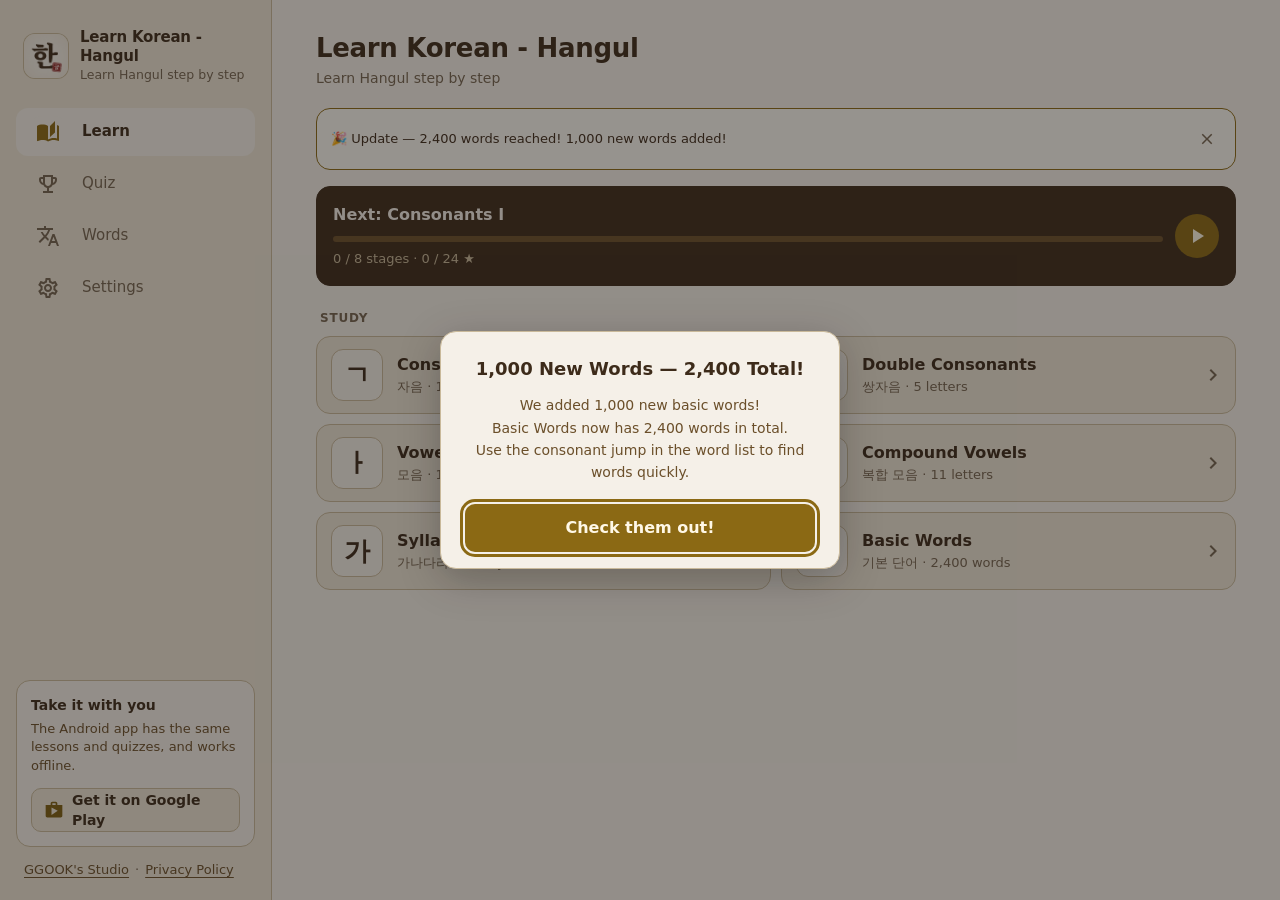
<file: index.html>
<!DOCTYPE html>
<html lang="en">
<head>
  <meta charset="utf-8">
  <meta name="viewport" content="width=device-width, initial-scale=1, viewport-fit=cover">
  <title>Learn Korean - Hangul: letters, sounds, quizzes and 2,400 words</title>
  <meta name="description" content="Learn to read, hear and write Hangul, the Korean alphabet: letters with audio, the 가나다 syllable table, stroke-order practice, 8 quiz stages and 2,400 basic words. Free, no account needed.">
  <link rel="canonical" href="https://cgpark1109.github.io/korean_challenge_web/">
  <meta name="theme-color" content="#F5F0E8">
  <meta name="color-scheme" content="light dark">
  <meta name="application-name" content="Learn Korean - Hangul">
  <meta name="apple-mobile-web-app-title" content="Hangul">
  <meta property="og:type" content="website">
  <meta property="og:site_name" content="Learn Korean - Hangul">
  <meta property="og:title" content="Learn Korean - Hangul">
  <meta property="og:description" content="Learn to read, hear and write Hangul: letters, syllables, stroke order, quizzes and 2,400 basic words.">
  <meta property="og:url" content="https://cgpark1109.github.io/korean_challenge_web/">
  <meta property="og:image" content="https://cgpark1109.github.io/korean_challenge_web/img/og-image.png">
  <meta property="og:image:width" content="1024">
  <meta property="og:image:height" content="500">
  <meta property="og:image:alt" content="Learn Korean - Hangul app icon">
  <meta property="og:locale" content="en_US">
  <meta name="twitter:card" content="summary_large_image">
  <link rel="icon" href="favicon.ico" sizes="48x48">
  <link rel="icon" href="img/favicon-32.png" type="image/png" sizes="32x32">
  <link rel="apple-touch-icon" href="img/apple-touch-icon.png">
  <link rel="manifest" href="manifest.webmanifest">
  <script>
    // Apply the saved theme before the first paint (no light/dark flash).
    (function () {
      var mode = 'system';
      try { mode = localStorage.getItem('lkh_theme_mode') || 'system'; } catch (e) {}
      var dark = mode === 'dark' || (mode !== 'light' && window.matchMedia &&
        window.matchMedia('(prefers-color-scheme: dark)').matches);
      document.documentElement.setAttribute('data-theme', dark ? 'dark' : 'light');
    })();
  </script>
  <link rel="stylesheet" href="css/app.css">
  <link rel="preload" href="data/core.json" as="fetch" type="application/json" crossorigin>
  <link rel="modulepreload" href="js/main.js">
  <link rel="modulepreload" href="js/ui.js">
  <link rel="modulepreload" href="js/router.js">
  <link rel="modulepreload" href="js/data.js">
  <link rel="modulepreload" href="js/storage.js">
  <link rel="modulepreload" href="js/tts.js">
  <link rel="modulepreload" href="js/hangul.js">
  <link rel="modulepreload" href="js/dart-sort.js">
  <link rel="modulepreload" href="js/views/learn.js">
  <script type="module" src="js/main.js"></script>
</head>
<body>
  <a class="skip-link" href="#main">Skip to content</a>

  <div class="shell">
    <aside class="sidebar" aria-label="App">
      <a class="brand" href="#/learn">
        <img class="brand__icon" src="img/icon-192.png" width="44" height="44" alt="">
        <span class="brand__text">
          <span class="brand__name">Learn Korean - Hangul</span>
          <span class="brand__tagline">Learn Hangul step by step</span>
        </span>
      </a>

      <nav class="tabbar" aria-label="Main">
        <a class="tabbar__item" href="#/learn" data-tab="learn">
          <span class="tabbar__icon"><svg class="icon icon--off" viewBox="0 0 24 24" aria-hidden="true"><use href="#i-learn-outline"/></svg><svg class="icon icon--on" viewBox="0 0 24 24" aria-hidden="true"><use href="#i-learn"/></svg></span>
          <span class="tabbar__label">Learn</span>
        </a>
        <a class="tabbar__item" href="#/quiz" data-tab="quiz">
          <span class="tabbar__icon"><svg class="icon icon--off" viewBox="0 0 24 24" aria-hidden="true"><use href="#i-quiz-outline"/></svg><svg class="icon icon--on" viewBox="0 0 24 24" aria-hidden="true"><use href="#i-quiz"/></svg></span>
          <span class="tabbar__label">Quiz</span>
        </a>
        <a class="tabbar__item" href="#/words" data-tab="words">
          <span class="tabbar__icon"><svg class="icon" viewBox="0 0 24 24" aria-hidden="true"><use href="#i-translate"/></svg></span>
          <span class="tabbar__label">Words</span>
        </a>
        <a class="tabbar__item" href="#/settings" data-tab="settings">
          <span class="tabbar__icon"><svg class="icon icon--off" viewBox="0 0 24 24" aria-hidden="true"><use href="#i-settings-outline"/></svg><svg class="icon icon--on" viewBox="0 0 24 24" aria-hidden="true"><use href="#i-settings"/></svg></span>
          <span class="tabbar__label">Settings</span>
        </a>
      </nav>

      <div class="sidebar__footer">
        <div class="get-app">
          <p class="get-app__title">Take it with you</p>
          <p class="get-app__text">The Android app has the same lessons and quizzes, and works offline.</p>
          <a class="get-app__link" href="https://play.google.com/store/apps/details?id=com.kysystemstudio.learnkorean&amp;referrer=utm_source%3Dkysystemstudio%26utm_medium%3Dwebapp%26utm_campaign%3Dweb_version" target="_blank" rel="noopener">
            <svg class="icon" viewBox="0 0 24 24" aria-hidden="true"><use href="#i-shop"/></svg>
            <span>Get it on Google Play</span><span class="sr-only"> (opens in a new tab)</span>
          </a>
        </div>
        <p class="sidebar__links">
          <a href="https://kysystemstudio.com/games/learn-korean-hangul/" target="_blank" rel="noopener">GGOOK's Studio<span class="sr-only"> (opens in a new tab)</span></a>
          <span aria-hidden="true">·</span>
          <a href="https://kysystemstudio.com/privacy.html" target="_blank" rel="noopener">Privacy Policy<span class="sr-only"> (opens in a new tab)</span></a>
        </p>
      </div>
    </aside>

    <main id="main" class="main" tabindex="-1">
      <div class="boot" id="boot">
        <noscript>
          <p class="boot__message">Learn Korean - Hangul needs JavaScript. Please enable it, or
            <a href="https://play.google.com/store/apps/details?id=com.kysystemstudio.learnkorean&amp;referrer=utm_source%3Dkysystemstudio%26utm_medium%3Dwebapp%26utm_campaign%3Dweb_version">get the Android app on Google Play</a>.</p>
        </noscript>
      </div>
    </main>
  </div>

  <div class="toast" id="toast" role="status" aria-live="polite" aria-atomic="true"></div>
  <dialog class="dialog" id="dialog"></dialog>

  <!-- Material Icons (Apache License 2.0), inlined so nothing loads from a CDN. -->
  <svg xmlns="http://www.w3.org/2000/svg" aria-hidden="true" focusable="false" style="position:absolute;width:0;height:0;overflow:hidden">
    <symbol id="i-learn" viewBox="0 0 24 24"><path d="M19 1l-5 5v11l5-4.5V1zM1 6v14.65c0 .25.25.5.5.5.1 0 .15-.05.25-.05C3.1 20.45 5.05 20 6.5 20c1.95 0 4.05.4 5.5 1.5V6c-1.45-1.1-3.55-1.5-5.5-1.5S2.45 4.9 1 6zm22 13.5V6c-.6-.45-1.25-.75-2-1v13.5c-1.1-.35-2.3-.5-3.5-.5-1.7 0-4.15.65-5.5 1.5v2c1.35-.85 3.8-1.5 5.5-1.5 1.65 0 3.35.3 4.75 1.05.1.05.15.05.25.05.25 0 .5-.25.5-.5v-1.1z"/></symbol>
    <symbol id="i-learn-outline" viewBox="0 0 24 24"><path d="M22.47 5.2c-.47-.24-.96-.44-1.47-.61v12.03c-1.14-.41-2.31-.62-3.5-.62-1.9 0-3.78.54-5.5 1.58V5.48C10.38 4.55 8.51 4 6.5 4c-1.79 0-3.48.44-4.97 1.2-.33.16-.53.51-.53.88v12.08c0 .76.81 1.23 1.48.87C3.69 18.4 5.05 18 6.5 18c2.07 0 3.98.82 5.5 2 1.52-1.18 3.43-2 5.5-2 1.45 0 2.81.4 4.02 1.04.67.36 1.48-.11 1.48-.87V6.08c0-.37-.2-.72-.53-.88zM10 16.62C8.86 16.21 7.69 16 6.5 16c-1.19 0-2.36.21-3.5.62V6.71C4.11 6.24 5.28 6 6.5 6c1.2 0 2.39.25 3.5.72v9.9zM19 .5l-5 5V15l5-4.5V.5z"/></symbol>
    <symbol id="i-quiz" viewBox="0 0 24 24"><path d="M19 5h-2V3H7v2H5c-1.1 0-2 .9-2 2v1c0 2.55 1.92 4.63 4.39 4.94.63 1.5 1.98 2.63 3.61 2.96V19H7v2h10v-2h-4v-3.1c1.63-.33 2.98-1.46 3.61-2.96C19.08 12.63 21 10.55 21 8V7c0-1.1-.9-2-2-2zM5 8V7h2v3.82C5.84 10.4 5 9.3 5 8zm14 0c0 1.3-.84 2.4-2 2.82V7h2v1z"/></symbol>
    <symbol id="i-quiz-outline" viewBox="0 0 24 24"><path d="M19 5h-2V3H7v2H5c-1.1 0-2 .9-2 2v1c0 2.55 1.92 4.63 4.39 4.94.63 1.5 1.98 2.63 3.61 2.96V19H7v2h10v-2h-4v-3.1c1.63-.33 2.98-1.46 3.61-2.96C19.08 12.63 21 10.55 21 8V7c0-1.1-.9-2-2-2zM5 8V7h2v3.82C5.84 10.4 5 9.3 5 8zm7 6c-1.65 0-3-1.35-3-3V5h6v6c0 1.65-1.35 3-3 3zm7-6c0 1.3-.84 2.4-2 2.82V7h2v1z"/></symbol>
    <symbol id="i-translate" viewBox="0 0 24 24"><path d="M12.87 15.07l-2.54-2.51.03-.03c1.74-1.94 2.98-4.17 3.71-6.53H17V4h-7V2H8v2H1v1.99h11.17C11.5 7.92 10.44 9.75 9 11.35 8.07 10.32 7.3 9.19 6.69 8h-2c.73 1.63 1.73 3.17 2.98 4.56l-5.09 5.02L4 19l5-5 3.11 3.11.76-2.04zM18.5 10h-2L12 22h2l1.12-3h4.75L21 22h2l-4.5-12zm-2.62 7l1.62-4.33L19.12 17h-3.24z"/></symbol>
    <symbol id="i-settings" viewBox="0 0 24 24"><path d="M19.14 12.94c.04-.3.06-.61.06-.94 0-.32-.02-.64-.07-.94l2.03-1.58c.18-.14.23-.41.12-.61l-1.92-3.32c-.12-.22-.37-.29-.59-.22l-2.39.96c-.5-.38-1.03-.7-1.62-.94l-.36-2.54c-.04-.24-.24-.41-.48-.41h-3.84c-.24 0-.43.17-.47.41l-.36 2.54c-.59.24-1.13.57-1.62.94l-2.39-.96c-.22-.08-.47 0-.59.22L2.74 8.87c-.12.21-.08.47.12.61l2.03 1.58c-.05.3-.09.63-.09.94s.02.64.07.94l-2.03 1.58c-.18.14-.23.41-.12.61l1.92 3.32c.12.22.37.29.59.22l2.39-.96c.5.38 1.03.7 1.62.94l.36 2.54c.05.24.24.41.48.41h3.84c.24 0 .44-.17.47-.41l.36-2.54c.59-.24 1.13-.56 1.62-.94l2.39.96c.22.08.47 0 .59-.22l1.92-3.32c.12-.22.07-.47-.12-.61l-2.01-1.58zM12 15.6c-1.98 0-3.6-1.62-3.6-3.6s1.62-3.6 3.6-3.6 3.6 1.62 3.6 3.6-1.62 3.6-3.6 3.6z"/></symbol>
    <symbol id="i-settings-outline" viewBox="0 0 24 24"><path d="M19.43 12.98c.04-.32.07-.64.07-.98 0-.34-.03-.66-.07-.98l2.11-1.65c.19-.15.24-.42.12-.64l-2-3.46c-.09-.16-.26-.25-.44-.25-.06 0-.12.01-.17.03l-2.49 1c-.52-.4-1.08-.73-1.69-.98l-.38-2.65C14.46 2.18 14.25 2 14 2h-4c-.25 0-.46.18-.49.42l-.38 2.65c-.61.25-1.17.59-1.69.98l-2.49-1c-.06-.02-.12-.03-.18-.03-.17 0-.34.09-.43.25l-2 3.46c-.13.22-.07.49.12.64l2.11 1.65c-.04.32-.07.65-.07.98 0 .33.03.66.07.98l-2.11 1.65c-.19.15-.24.42-.12.64l2 3.46c.09.16.26.25.44.25.06 0 .12-.01.17-.03l2.49-1c.52.4 1.08.73 1.69.98l.38 2.65c.03.24.24.42.49.42h4c.25 0 .46-.18.49-.42l.38-2.65c.61-.25 1.17-.59 1.69-.98l2.49 1c.06.02.12.03.18.03.17 0 .34-.09.43-.25l2-3.46c.12-.22.07-.49-.12-.64l-2.11-1.65zm-1.98-1.71c.04.31.05.52.05.73 0 .21-.02.43-.05.73l-.14 1.13.89.7 1.08.84-.7 1.21-1.27-.51-1.04-.42-.9.68c-.43.32-.84.56-1.25.73l-1.06.43-.16 1.13-.2 1.35h-1.4l-.19-1.35-.16-1.13-1.06-.43c-.43-.18-.83-.41-1.23-.71l-.91-.7-1.06.43-1.27.51-.7-1.21 1.08-.84.89-.7-.14-1.13c-.03-.31-.05-.54-.05-.74s.02-.43.05-.73l.14-1.13-.89-.7-1.08-.84.7-1.21 1.27.51 1.04.42.9-.68c.43-.32.84-.56 1.25-.73l1.06-.43.16-1.13.2-1.35h1.39l.19 1.35.16 1.13 1.06.43c.43.18.83.41 1.23.71l.91.7 1.06-.43 1.27-.51.7 1.21-1.07.85-.89.7.14 1.13zM12 8c-2.21 0-4 1.79-4 4s1.79 4 4 4 4-1.79 4-4-1.79-4-4-4zm0 6c-1.1 0-2-.9-2-2s.9-2 2-2 2 .9 2 2-.9 2-2 2z"/></symbol>
    <symbol id="i-volume" viewBox="0 0 24 24"><path d="M3 9v6h4l5 5V4L7 9H3zm13.5 3c0-1.77-1.02-3.29-2.5-4.03v8.05c1.48-.73 2.5-2.25 2.5-4.02zM14 3.23v2.06c2.89.86 5 3.54 5 6.71s-2.11 5.85-5 6.71v2.06c4.01-.91 7-4.49 7-8.77s-2.99-7.86-7-8.77z"/></symbol>
    <symbol id="i-slow" viewBox="0 0 24 24"><path d="M13.05 9.79 10 7.5v9l3.05-2.29L16 12l-2.95-2.21zM11 4.07V2.05c-2.01.2-3.84 1-5.32 2.21L7.1 5.69A7.94 7.94 0 0 1 11 4.07zM5.69 7.1 4.26 5.68A9.95 9.95 0 0 0 2.05 11h2.02c.18-1.46.76-2.79 1.62-3.9zM4.07 13H2.05c.2 2.01 1 3.84 2.21 5.32l1.43-1.43A7.87 7.87 0 0 1 4.07 13zm1.61 6.74A9.99 9.99 0 0 0 11 21.95v-2.02a7.94 7.94 0 0 1-3.9-1.62l-1.42 1.43zM22 12c0 5.16-3.92 9.42-8.95 9.95v-2.02C16.97 19.41 20 16.05 20 12s-3.03-7.41-6.95-7.93V2.05C18.08 2.58 22 6.84 22 12z"/></symbol>
    <symbol id="i-chevron-right" viewBox="0 0 24 24"><path d="M10 6 8.59 7.41 13.17 12l-4.58 4.59L10 18l6-6z"/></symbol>
    <symbol id="i-chevron-left" viewBox="0 0 24 24"><path d="M15.41 7.41 14 6l-6 6 6 6 1.41-1.41L10.83 12z"/></symbol>
    <symbol id="i-back" viewBox="0 0 24 24"><path d="M20 11H7.83l5.59-5.59L12 4l-8 8 8 8 1.41-1.41L7.83 13H20v-2z"/></symbol>
    <symbol id="i-forward" viewBox="0 0 24 24"><path d="M12 4l-1.41 1.41L16.17 11H4v2h12.17l-5.58 5.59L12 20l8-8z"/></symbol>
    <symbol id="i-close" viewBox="0 0 24 24"><path d="M19 6.41 17.59 5 12 10.59 6.41 5 5 6.41 10.59 12 5 17.59 6.41 19 12 13.41 17.59 19 19 17.59 13.41 12z"/></symbol>
    <symbol id="i-star" viewBox="0 0 24 24"><path d="M12 17.27 18.18 21l-1.64-7.03L22 9.24l-7.19-.61L12 2 9.19 8.63 2 9.24l5.46 4.73L5.82 21z"/></symbol>
    <symbol id="i-star-outline" viewBox="0 0 24 24"><path d="M22 9.24l-7.19-.62L12 2 9.19 8.63 2 9.24l5.46 4.73L5.82 21 12 17.27 18.18 21l-1.63-7.03L22 9.24zM12 15.4l-3.76 2.27 1-4.28-3.32-2.88 4.38-.38L12 6.1l1.71 4.04 4.38.38-3.32 2.88 1 4.28L12 15.4z"/></symbol>
    <symbol id="i-lock" viewBox="0 0 24 24"><path d="M18 8h-1V6c0-2.76-2.24-5-5-5S7 3.24 7 6v2H6c-1.1 0-2 .9-2 2v10c0 1.1.9 2 2 2h12c1.1 0 2-.9 2-2V10c0-1.1-.9-2-2-2zm-6 9c-1.1 0-2-.9-2-2s.9-2 2-2 2 .9 2 2-.9 2-2 2zm3.1-9H8.9V6c0-1.71 1.39-3.1 3.1-3.1 1.71 0 3.1 1.39 3.1 3.1v2z"/></symbol>
    <symbol id="i-play" viewBox="0 0 24 24"><path d="M8 5v14l11-7z"/></symbol>
    <symbol id="i-replay" viewBox="0 0 24 24"><path d="M12 5V1L7 6l5 5V7c3.31 0 6 2.69 6 6s-2.69 6-6 6-6-2.69-6-6H4c0 4.42 3.58 8 8 8s8-3.58 8-8-3.58-8-8-8z"/></symbol>
    <symbol id="i-check" viewBox="0 0 24 24"><path d="M9 16.17 4.83 12l-1.42 1.41L9 19 21 7l-1.41-1.41z"/></symbol>
    <symbol id="i-search" viewBox="0 0 24 24"><path d="M15.5 14h-.79l-.28-.27C15.41 12.59 16 11.11 16 9.5 16 5.91 13.09 3 9.5 3S3 5.91 3 9.5 5.91 16 9.5 16c1.61 0 3.09-.59 4.23-1.57l.27.28v.79l5 4.99L20.49 19l-4.99-5zm-6 0C7.01 14 5 11.99 5 9.5S7.01 5 9.5 5 14 7.01 14 9.5 11.99 14 9.5 14z"/></symbol>
    <symbol id="i-delete" viewBox="0 0 24 24"><path d="M6 19c0 1.1.9 2 2 2h8c1.1 0 2-.9 2-2V7H6v12zM8 9h8v10H8V9zm7.5-5-1-1h-5l-1 1H5v2h14V4z"/></symbol>
    <symbol id="i-play-circle" viewBox="0 0 24 24"><path d="M10 16.5l6-4.5-6-4.5v9zM12 2C6.48 2 2 6.48 2 12s4.48 10 10 10 10-4.48 10-10S17.52 2 12 2zm0 18c-4.41 0-8-3.59-8-8s3.59-8 8-8 8 3.59 8 8-3.59 8-8 8z"/></symbol>
    <symbol id="i-draw" viewBox="0 0 24 24"><path d="M3 17.25V21h3.75L17.81 9.94l-3.75-3.75L3 17.25zM20.71 7.04c.39-.39.39-1.02 0-1.41l-2.34-2.34c-.39-.39-1.02-.39-1.41 0l-1.83 1.83 3.75 3.75 1.83-1.83z"/></symbol>
    <symbol id="i-restart" viewBox="0 0 24 24"><path d="M12 5V2L8 6l4 4V7c3.31 0 6 2.69 6 6 0 2.97-2.17 5.43-5 5.91v2.02c3.95-.49 7-3.85 7-7.93 0-4.42-3.58-8-8-8zm-6 8c0-1.65.67-3.15 1.76-4.24L6.34 7.34C4.9 8.79 4 10.79 4 13c0 4.08 3.05 7.44 7 7.93v-2.02c-2.83-.48-5-2.94-5-5.91z"/></symbol>
    <symbol id="i-open" viewBox="0 0 24 24"><path d="M19 19H5V5h7V3H5c-1.11 0-2 .9-2 2v14c0 1.1.89 2 2 2h14c1.1 0 2-.9 2-2v-7h-2v7zM14 3v2h3.59l-9.83 9.83 1.41 1.41L19 6.41V10h2V3h-7z"/></symbol>
    <symbol id="i-auto" viewBox="0 0 24 24"><path d="M10.85 12.65h2.3L12 9l-1.15 3.65zM20 8.69V4h-4.69L12 .69 8.69 4H4v4.69L.69 12 4 15.31V20h4.69L12 23.31 15.31 20H20v-4.69L23.31 12 20 8.69zM14.3 16l-.7-2h-3.2l-.7 2H7.8L11 7h2l3.2 9h-1.9z"/></symbol>
    <symbol id="i-light" viewBox="0 0 24 24"><path d="M12 7c-2.76 0-5 2.24-5 5s2.24 5 5 5 5-2.24 5-5-2.24-5-5-5zM2 13h2c.55 0 1-.45 1-1s-.45-1-1-1H2c-.55 0-1 .45-1 1s.45 1 1 1zm18 0h2c.55 0 1-.45 1-1s-.45-1-1-1h-2c-.55 0-1 .45-1 1s.45 1 1 1zM11 2v2c0 .55.45 1 1 1s1-.45 1-1V2c0-.55-.45-1-1-1s-1 .45-1 1zm0 18v2c0 .55.45 1 1 1s1-.45 1-1v-2c0-.55-.45-1-1-1s-1 .45-1 1zM5.99 4.58c-.39-.39-1.03-.39-1.41 0-.39.39-.39 1.03 0 1.41l1.06 1.06c.39.39 1.03.39 1.41 0s.39-1.03 0-1.41L5.99 4.58zm12.37 12.37c-.39-.39-1.03-.39-1.41 0-.39.39-.39 1.03 0 1.41l1.06 1.06c.39.39 1.03.39 1.41 0 .39-.39.39-1.03 0-1.41l-1.06-1.06zm1.06-10.96c.39-.39.39-1.03 0-1.41-.39-.39-1.03-.39-1.41 0l-1.06 1.06c-.39.39-.39 1.03 0 1.41s1.03.39 1.41 0l1.06-1.06zM7.05 18.36c.39-.39.39-1.03 0-1.41-.39-.39-1.03-.39-1.41 0l-1.06 1.06c-.39.39-.39 1.03 0 1.41s1.03.39 1.41 0l1.06-1.06z"/></symbol>
    <symbol id="i-dark" viewBox="0 0 24 24"><path d="M12 3c-4.97 0-9 4.03-9 9s4.03 9 9 9 9-4.03 9-9c0-.46-.04-.92-.1-1.36-.98 1.37-2.58 2.26-4.4 2.26-2.98 0-5.4-2.42-5.4-5.4 0-1.81.89-3.42 2.26-4.4-.44-.06-.9-.1-1.36-.1z"/></symbol>
    <symbol id="i-shop" viewBox="0 0 24 24"><path d="M16 6V4c0-1.11-.89-2-2-2h-4c-1.11 0-2 .89-2 2v2H2v13c0 1.11.89 2 2 2h16c1.11 0 2-.89 2-2V6h-6zm-6-2h4v2h-4V4zM9 18V9l7.5 4L9 18z"/></symbol>
  </svg>
</body>
</html>
</file>
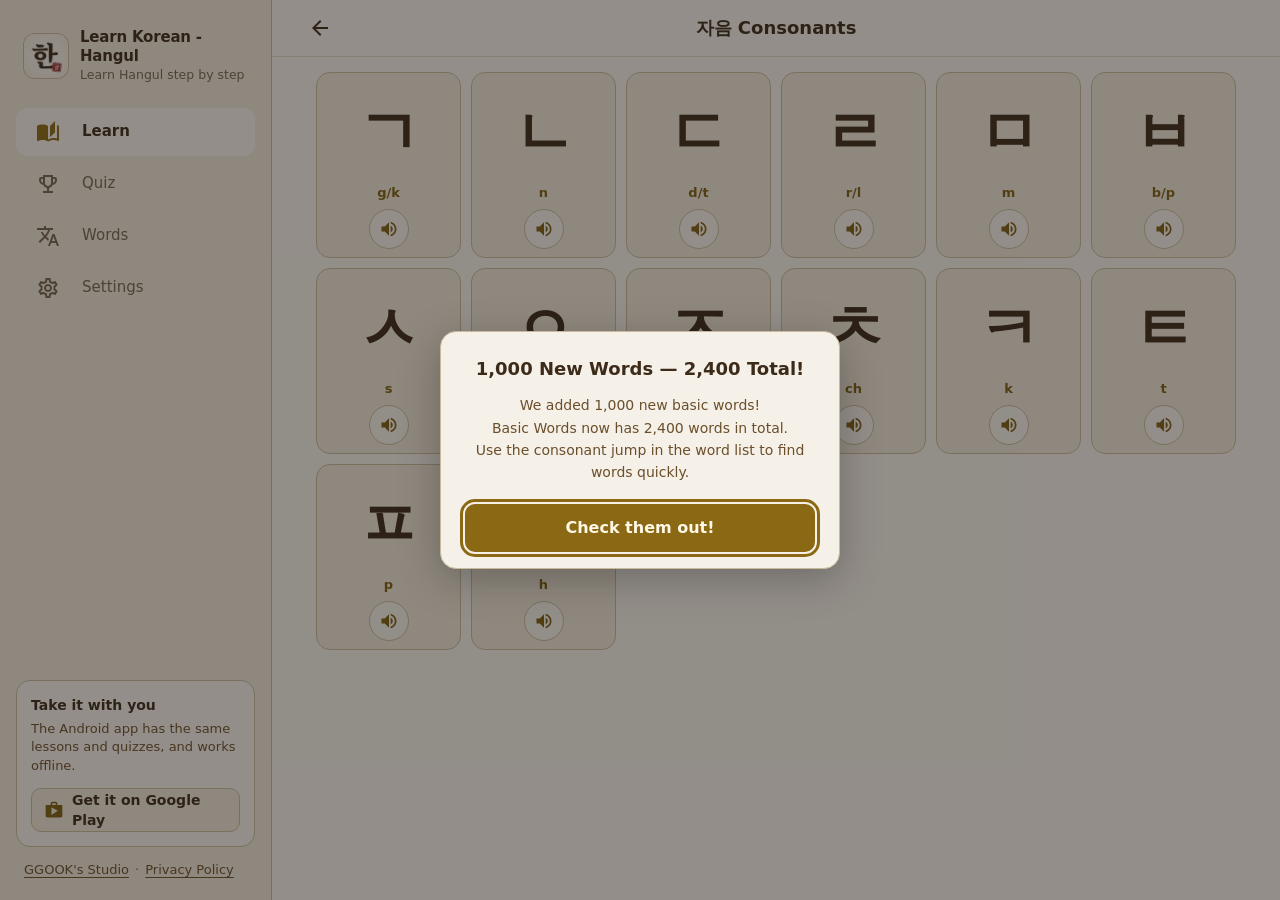
<file: consonants.html>
<!DOCTYPE html>
<html lang="en">
<head>
  <meta charset="utf-8">
  <meta name="viewport" content="width=device-width, initial-scale=1">
  <title>Consonants · Learn Korean - Hangul</title>
  <meta name="robots" content="noindex">
  <link rel="canonical" href="https://cgpark1109.github.io/korean_challenge_web/">
  <link rel="icon" href="favicon.ico" sizes="48x48">
  <!-- Old page URL, kept so existing links and bookmarks still work.
       The site is now a single page (index.html); this forwards to it. -->
  <meta http-equiv="refresh" content="0; url=./#/learn/consonants">
  <script>
    location.replace('./#/learn/consonants');
  </script>
  <style>body { background: #F5F0E8; color: #3D2B1A; font: 16px/1.5 system-ui, sans-serif; text-align: center; padding: 48px 20px; }
    a { color: #7D5E10; } @media (prefers-color-scheme: dark) { body { background: #1C1814; color: #F1E8DA; } a { color: #D4A84B; } }</style>
</head>
<body>
  <p>This page has moved. <a href="./#/learn/consonants">Open Consonants</a></p>
</body>
</html>
</file>
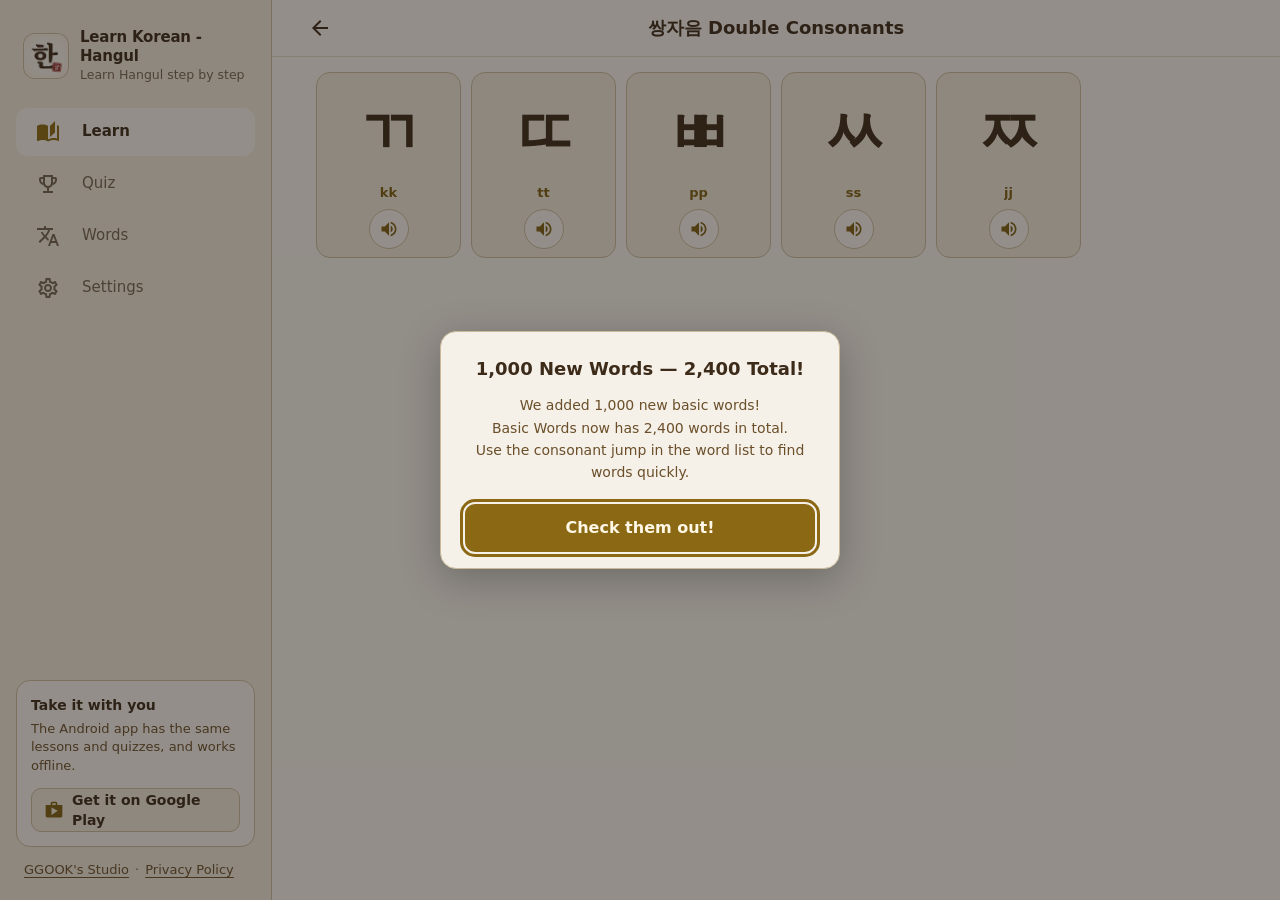
<file: double-consonants.html>
<!DOCTYPE html>
<html lang="en">
<head>
  <meta charset="utf-8">
  <meta name="viewport" content="width=device-width, initial-scale=1">
  <title>Double Consonants · Learn Korean - Hangul</title>
  <meta name="robots" content="noindex">
  <link rel="canonical" href="https://cgpark1109.github.io/korean_challenge_web/">
  <link rel="icon" href="favicon.ico" sizes="48x48">
  <!-- Old page URL, kept so existing links and bookmarks still work.
       The site is now a single page (index.html); this forwards to it. -->
  <meta http-equiv="refresh" content="0; url=./#/learn/double-consonants">
  <script>
    location.replace('./#/learn/double-consonants');
  </script>
  <style>body { background: #F5F0E8; color: #3D2B1A; font: 16px/1.5 system-ui, sans-serif; text-align: center; padding: 48px 20px; }
    a { color: #7D5E10; } @media (prefers-color-scheme: dark) { body { background: #1C1814; color: #F1E8DA; } a { color: #D4A84B; } }</style>
</head>
<body>
  <p>This page has moved. <a href="./#/learn/double-consonants">Open Double Consonants</a></p>
</body>
</html>
</file>
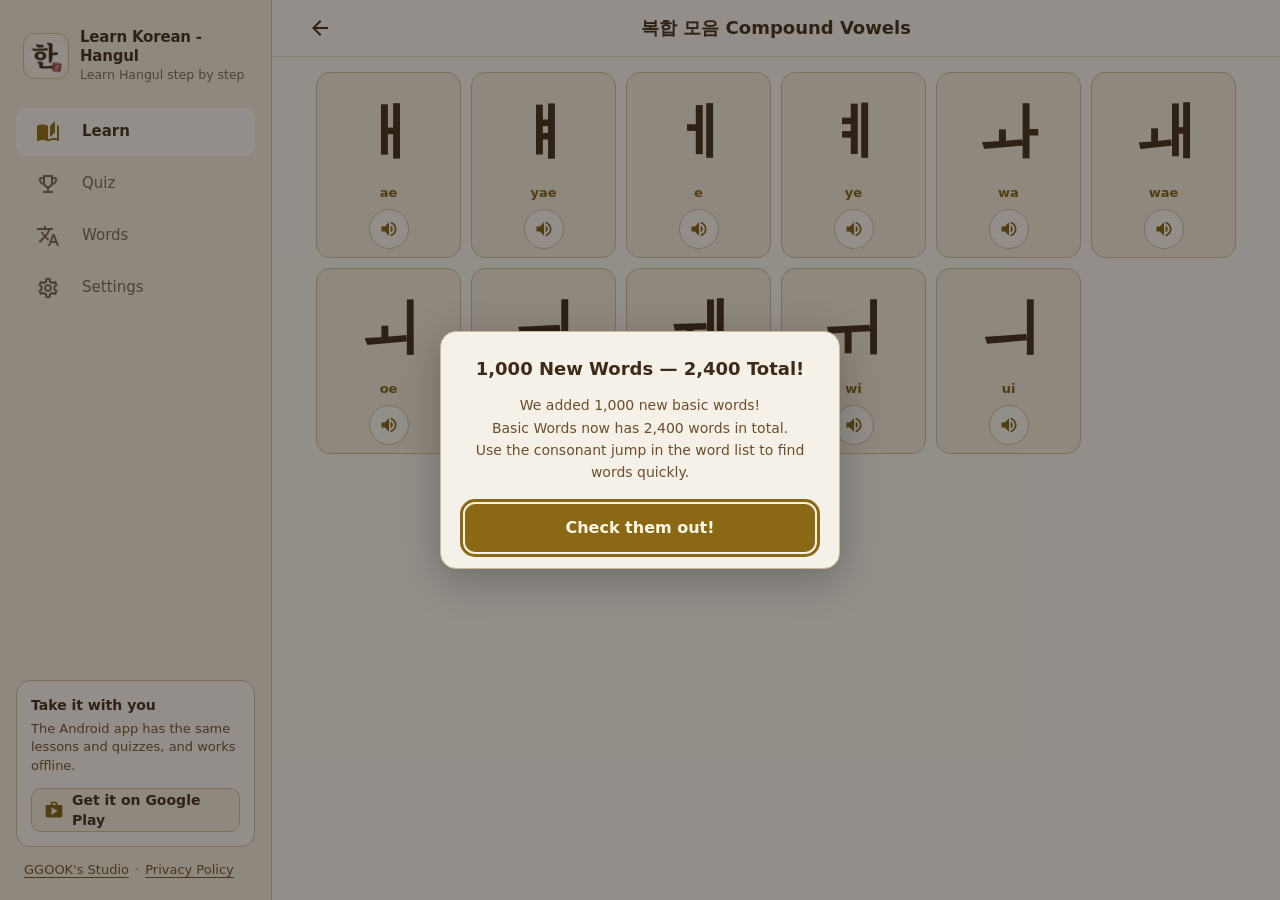
<file: free-study.html>
<!DOCTYPE html>
<html lang="en">
<head>
  <meta charset="utf-8">
  <meta name="viewport" content="width=device-width, initial-scale=1">
  <title>Compound Vowels · Learn Korean - Hangul</title>
  <meta name="robots" content="noindex">
  <link rel="canonical" href="https://cgpark1109.github.io/korean_challenge_web/">
  <link rel="icon" href="favicon.ico" sizes="48x48">
  <!-- Old page URL, kept so existing links and bookmarks still work.
       The site is now a single page (index.html); this forwards to it. -->
  <meta http-equiv="refresh" content="0; url=./#/learn/compound-vowels">
  <script>
    var q = new URLSearchParams(location.search), t = '#/learn/compound-vowels';
    var tabs = { consonants: '#/learn/consonants', double: '#/learn/double-consonants',
      vowels: '#/learn/vowels', syllables: '#/learn/syllables', compound: '#/learn/compound-vowels', words: '#/words' };
    t = tabs[q.get('tab')] || t;
    location.replace('./' + t);
  </script>
  <style>body { background: #F5F0E8; color: #3D2B1A; font: 16px/1.5 system-ui, sans-serif; text-align: center; padding: 48px 20px; }
    a { color: #7D5E10; } @media (prefers-color-scheme: dark) { body { background: #1C1814; color: #F1E8DA; } a { color: #D4A84B; } }</style>
</head>
<body>
  <p>This page has moved. <a href="./#/learn/compound-vowels">Open Compound Vowels</a></p>
</body>
</html>
</file>
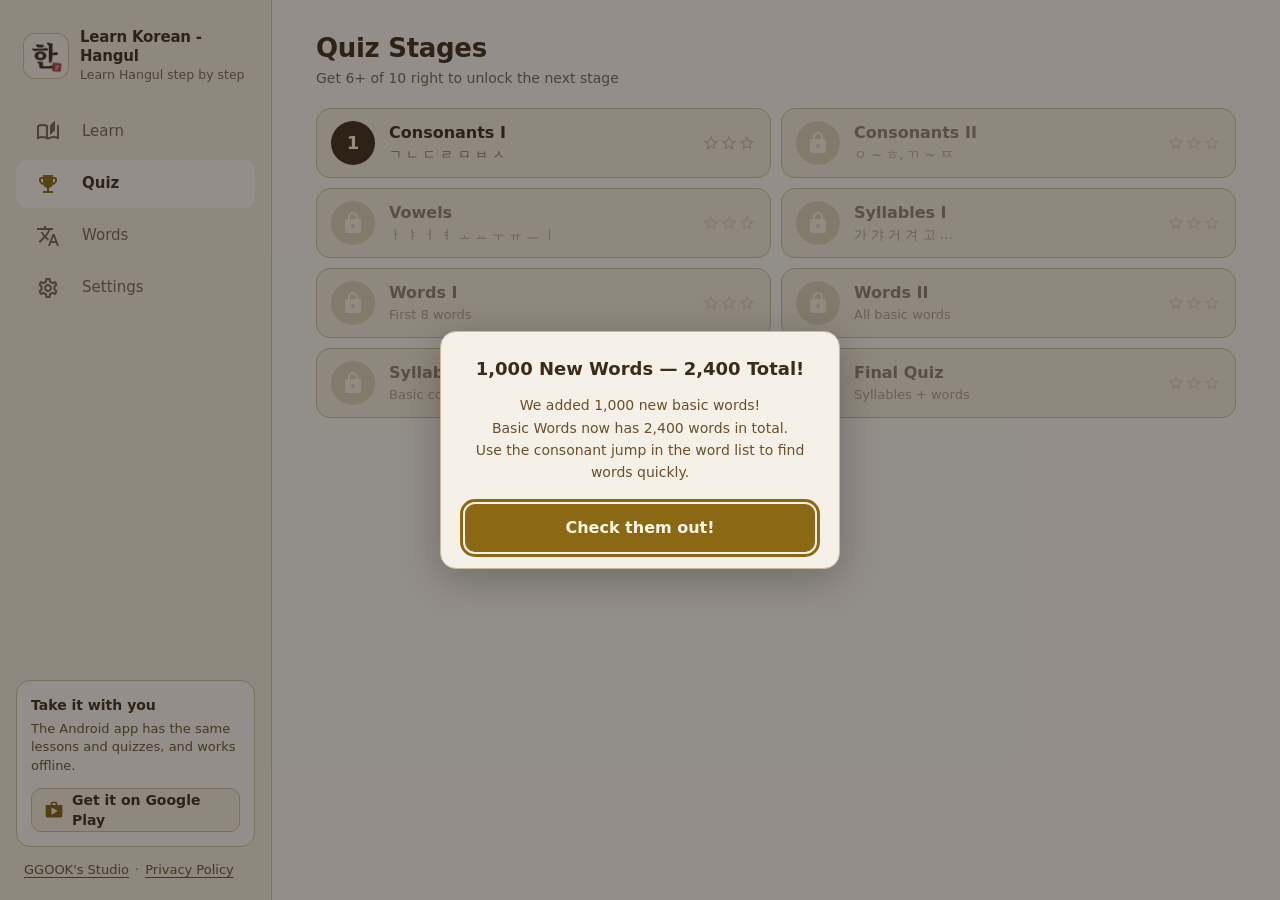
<file: quiz.html>
<!DOCTYPE html>
<html lang="en">
<head>
  <meta charset="utf-8">
  <meta name="viewport" content="width=device-width, initial-scale=1">
  <title>Quiz · Learn Korean - Hangul</title>
  <meta name="robots" content="noindex">
  <link rel="canonical" href="https://cgpark1109.github.io/korean_challenge_web/">
  <link rel="icon" href="favicon.ico" sizes="48x48">
  <!-- Old page URL, kept so existing links and bookmarks still work.
       The site is now a single page (index.html); this forwards to it. -->
  <meta http-equiv="refresh" content="0; url=./#/quiz">
  <script>
    var q = new URLSearchParams(location.search), t = '#/quiz';
    var s = q.get('stage');
    if (/^[1-8]$/.test(s || '')) t = '#/quiz/' + s;
    location.replace('./' + t);
  </script>
  <style>body { background: #F5F0E8; color: #3D2B1A; font: 16px/1.5 system-ui, sans-serif; text-align: center; padding: 48px 20px; }
    a { color: #7D5E10; } @media (prefers-color-scheme: dark) { body { background: #1C1814; color: #F1E8DA; } a { color: #D4A84B; } }</style>
</head>
<body>
  <p>This page has moved. <a href="./#/quiz">Open Quiz</a></p>
</body>
</html>
</file>
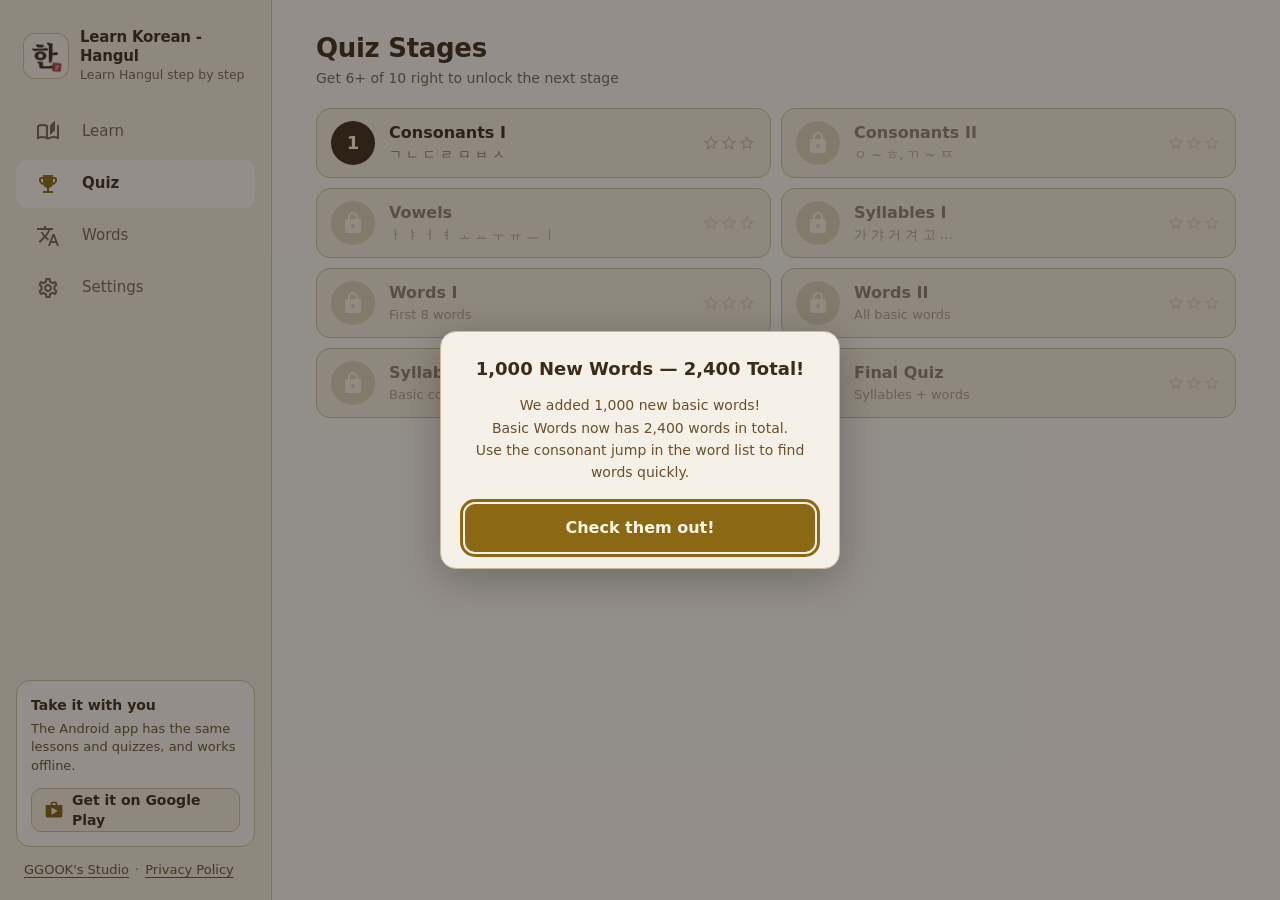
<file: result.html>
<!DOCTYPE html>
<html lang="en">
<head>
  <meta charset="utf-8">
  <meta name="viewport" content="width=device-width, initial-scale=1">
  <title>Quiz · Learn Korean - Hangul</title>
  <meta name="robots" content="noindex">
  <link rel="canonical" href="https://cgpark1109.github.io/korean_challenge_web/">
  <link rel="icon" href="favicon.ico" sizes="48x48">
  <!-- Old page URL, kept so existing links and bookmarks still work.
       The site is now a single page (index.html); this forwards to it. -->
  <meta http-equiv="refresh" content="0; url=./#/quiz">
  <script>
    location.replace('./#/quiz');
  </script>
  <style>body { background: #F5F0E8; color: #3D2B1A; font: 16px/1.5 system-ui, sans-serif; text-align: center; padding: 48px 20px; }
    a { color: #7D5E10; } @media (prefers-color-scheme: dark) { body { background: #1C1814; color: #F1E8DA; } a { color: #D4A84B; } }</style>
</head>
<body>
  <p>This page has moved. <a href="./#/quiz">Open Quiz</a></p>
</body>
</html>
</file>
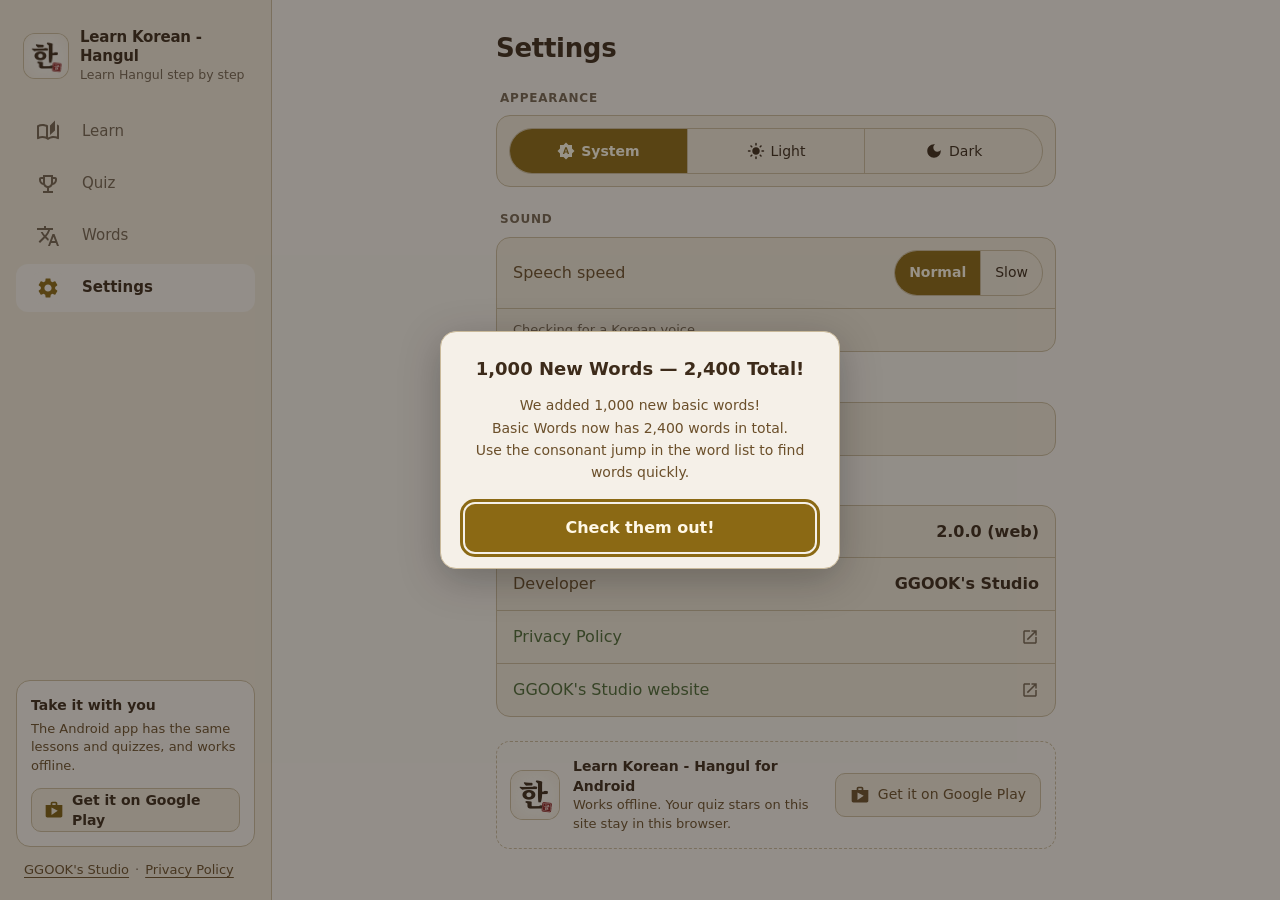
<file: settings.html>
<!DOCTYPE html>
<html lang="en">
<head>
  <meta charset="utf-8">
  <meta name="viewport" content="width=device-width, initial-scale=1">
  <title>Settings · Learn Korean - Hangul</title>
  <meta name="robots" content="noindex">
  <link rel="canonical" href="https://cgpark1109.github.io/korean_challenge_web/">
  <link rel="icon" href="favicon.ico" sizes="48x48">
  <!-- Old page URL, kept so existing links and bookmarks still work.
       The site is now a single page (index.html); this forwards to it. -->
  <meta http-equiv="refresh" content="0; url=./#/settings">
  <script>
    location.replace('./#/settings');
  </script>
  <style>body { background: #F5F0E8; color: #3D2B1A; font: 16px/1.5 system-ui, sans-serif; text-align: center; padding: 48px 20px; }
    a { color: #7D5E10; } @media (prefers-color-scheme: dark) { body { background: #1C1814; color: #F1E8DA; } a { color: #D4A84B; } }</style>
</head>
<body>
  <p>This page has moved. <a href="./#/settings">Open Settings</a></p>
</body>
</html>
</file>
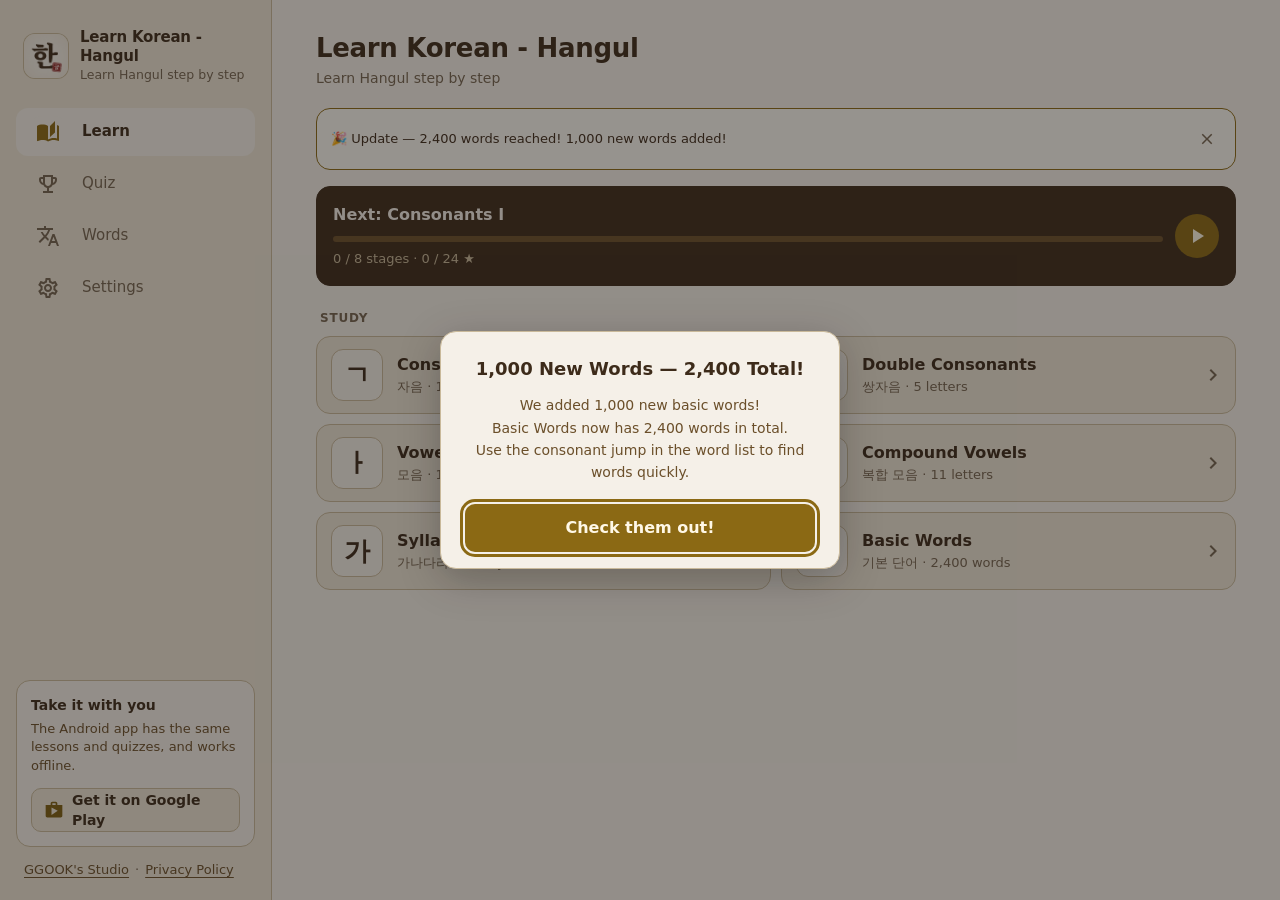
<file: stroke.html>
<!DOCTYPE html>
<html lang="en">
<head>
  <meta charset="utf-8">
  <meta name="viewport" content="width=device-width, initial-scale=1">
  <title>Writing practice · Learn Korean - Hangul</title>
  <meta name="robots" content="noindex">
  <link rel="canonical" href="https://cgpark1109.github.io/korean_challenge_web/">
  <link rel="icon" href="favicon.ico" sizes="48x48">
  <!-- Old page URL, kept so existing links and bookmarks still work.
       The site is now a single page (index.html); this forwards to it. -->
  <meta http-equiv="refresh" content="0; url=./#/learn">
  <script>
    var q = new URLSearchParams(location.search), t = '#/learn';
    var c = q.get('char');
    if (c) t = '#/stroke/' + encodeURIComponent(c);
    location.replace('./' + t);
  </script>
  <style>body { background: #F5F0E8; color: #3D2B1A; font: 16px/1.5 system-ui, sans-serif; text-align: center; padding: 48px 20px; }
    a { color: #7D5E10; } @media (prefers-color-scheme: dark) { body { background: #1C1814; color: #F1E8DA; } a { color: #D4A84B; } }</style>
</head>
<body>
  <p>This page has moved. <a href="./#/learn">Open Writing practice</a></p>
</body>
</html>
</file>
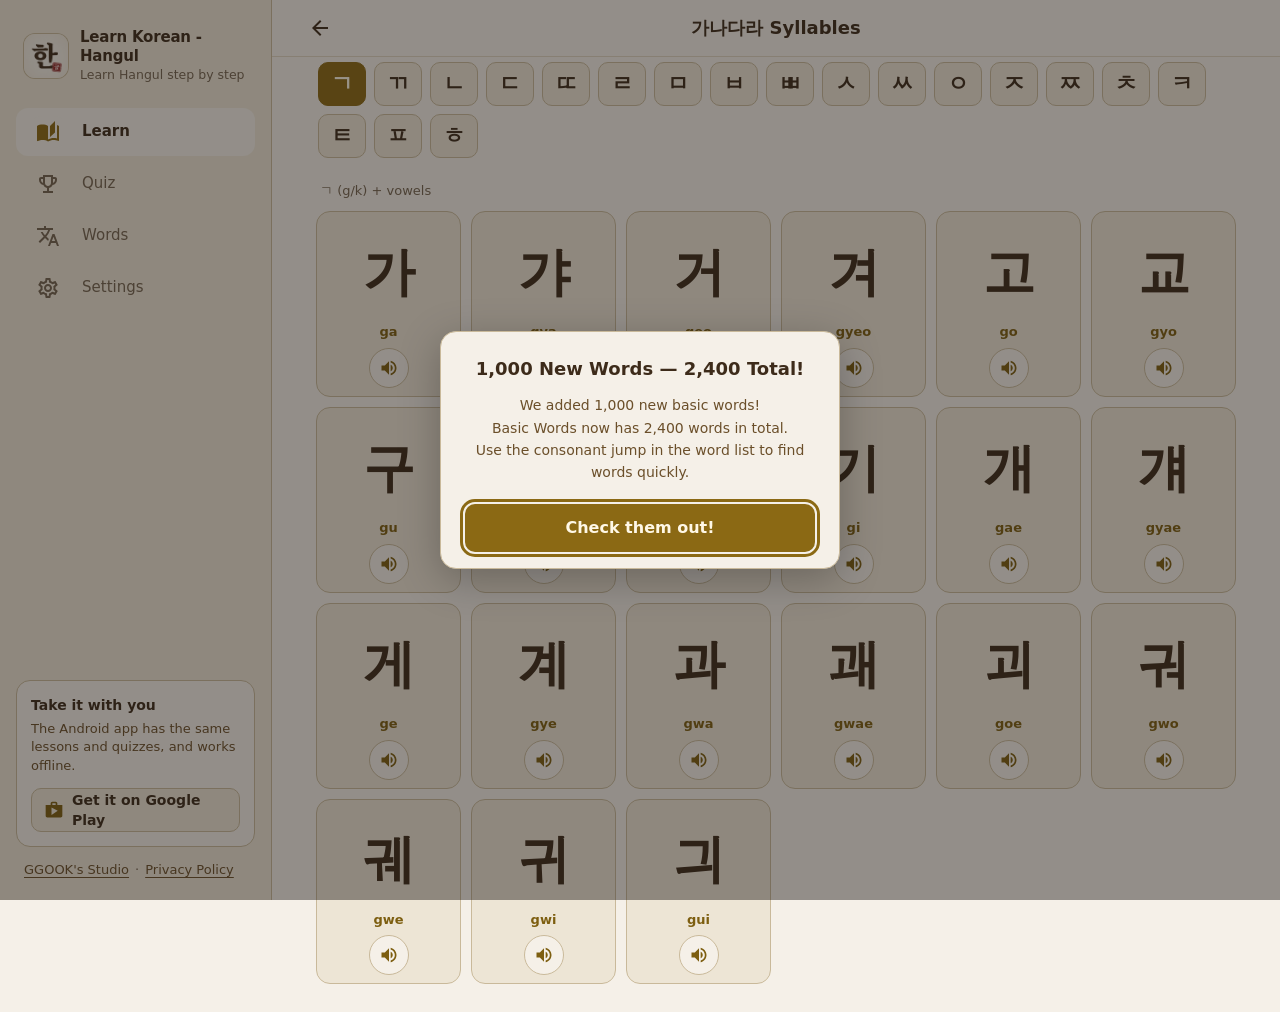
<file: syllables.html>
<!DOCTYPE html>
<html lang="en">
<head>
  <meta charset="utf-8">
  <meta name="viewport" content="width=device-width, initial-scale=1">
  <title>Syllables · Learn Korean - Hangul</title>
  <meta name="robots" content="noindex">
  <link rel="canonical" href="https://cgpark1109.github.io/korean_challenge_web/">
  <link rel="icon" href="favicon.ico" sizes="48x48">
  <!-- Old page URL, kept so existing links and bookmarks still work.
       The site is now a single page (index.html); this forwards to it. -->
  <meta http-equiv="refresh" content="0; url=./#/learn/syllables">
  <script>
    location.replace('./#/learn/syllables');
  </script>
  <style>body { background: #F5F0E8; color: #3D2B1A; font: 16px/1.5 system-ui, sans-serif; text-align: center; padding: 48px 20px; }
    a { color: #7D5E10; } @media (prefers-color-scheme: dark) { body { background: #1C1814; color: #F1E8DA; } a { color: #D4A84B; } }</style>
</head>
<body>
  <p>This page has moved. <a href="./#/learn/syllables">Open Syllables</a></p>
</body>
</html>
</file>
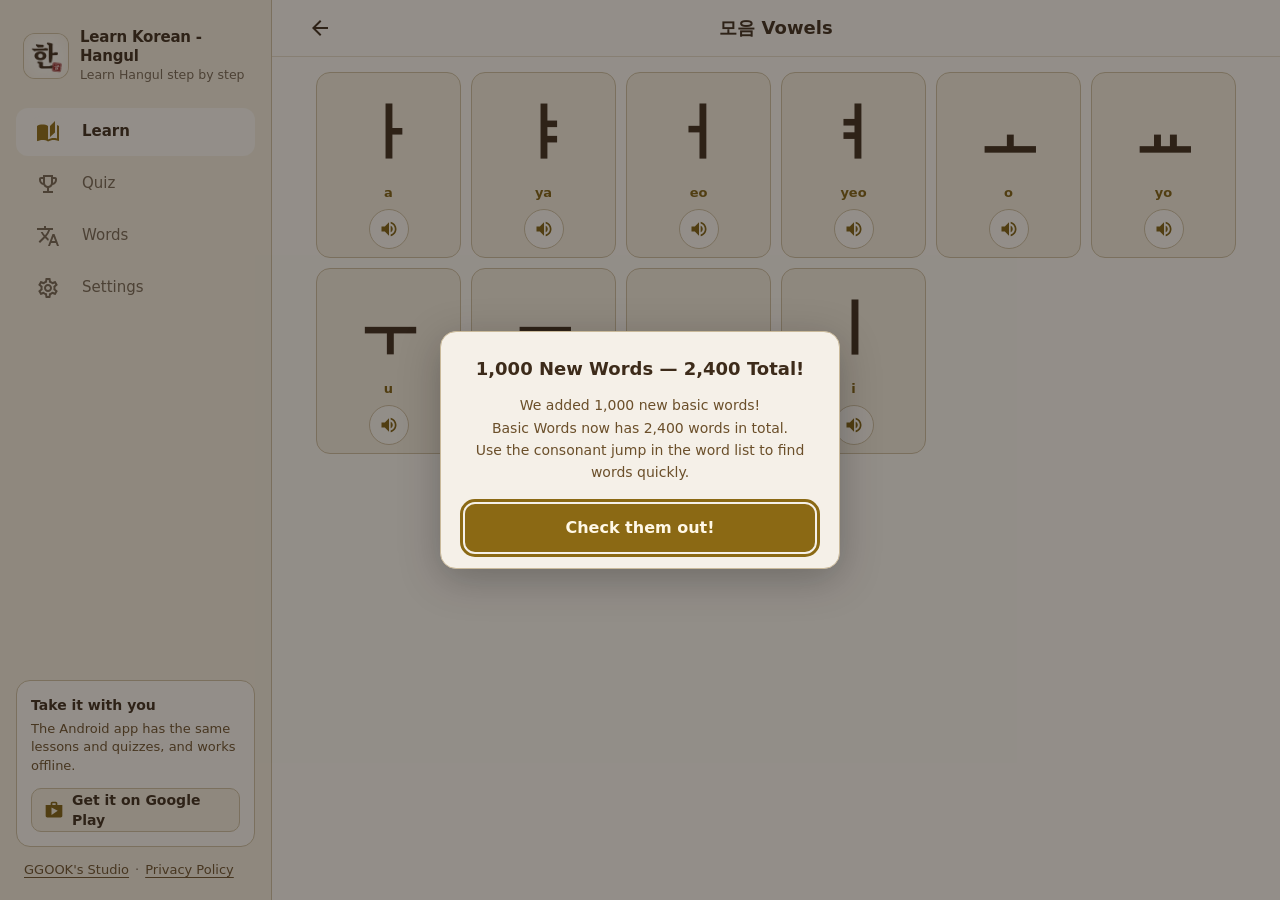
<file: vowels.html>
<!DOCTYPE html>
<html lang="en">
<head>
  <meta charset="utf-8">
  <meta name="viewport" content="width=device-width, initial-scale=1">
  <title>Vowels · Learn Korean - Hangul</title>
  <meta name="robots" content="noindex">
  <link rel="canonical" href="https://cgpark1109.github.io/korean_challenge_web/">
  <link rel="icon" href="favicon.ico" sizes="48x48">
  <!-- Old page URL, kept so existing links and bookmarks still work.
       The site is now a single page (index.html); this forwards to it. -->
  <meta http-equiv="refresh" content="0; url=./#/learn/vowels">
  <script>
    location.replace('./#/learn/vowels');
  </script>
  <style>body { background: #F5F0E8; color: #3D2B1A; font: 16px/1.5 system-ui, sans-serif; text-align: center; padding: 48px 20px; }
    a { color: #7D5E10; } @media (prefers-color-scheme: dark) { body { background: #1C1814; color: #F1E8DA; } a { color: #D4A84B; } }</style>
</head>
<body>
  <p>This page has moved. <a href="./#/learn/vowels">Open Vowels</a></p>
</body>
</html>
</file>
<file: css/app.css>
/* Learn Korean - Hangul (web) — hanji paper palette of the 2.0 app
   (lib/constants/app_colors.dart, app_theme.dart, widgets/common.dart).
   A few text colours are slightly darker/lighter than the app so every
   text/background pair meets WCAG AA (4.5:1). */

:root {
  --bg: #F5F0E8;
  --card: #EDE5D5;
  --card-raised: #FBF8F2;
  --border: #C9B99A;
  --gold: #8B6914;          /* fills (buttons, progress, selected) */
  --gold-text: #7D5E10;     /* gold text on cards (app: #8B6914, 4.1:1) */
  --gold-on: #FFF8E7;
  --green: #4E6A36;         /* text (app: #5C7A3E, 3.9:1 on card) */
  --red: #8B2020;
  --red-badge: #8B2020;
  --text: #3D2B1A;
  --text-2: #6B4F2A;
  --text-muted: #75644F;    /* app: #9B8B7A, 2.6:1 on card */
  --ink: #3D2B1A;
  --on-ink: #F5F0E8;
  --ink-track: #6B4F2A;
  --ink-muted: #C9B99A;
  --correct-bg: #506D38;    /* app: #5C7A3E */
  --correct-text: #E8F0DC;
  --wrong-bg: #8B2020;
  --wrong-text: #F5D5D5;
  --focus: #8B6914;
  --shadow: 0 1px 2px rgba(61, 43, 26, .06), 0 4px 14px rgba(61, 43, 26, .07);
  --scrim: rgba(28, 24, 20, .45);

  --radius: 14px;
  --radius-sm: 10px;
  --tabbar-h: 66px;
  --appbar-h: 56px;
  --sidebar-w: 272px;
  --font: system-ui, -apple-system, "Segoe UI", Roboto, "Helvetica Neue", Arial,
    "Noto Sans KR", "Apple SD Gothic Neo", "Malgun Gothic", sans-serif;
  --font-ko: "Noto Sans KR", "Apple SD Gothic Neo", "Malgun Gothic", "Nanum Gothic",
    system-ui, -apple-system, Roboto, sans-serif;
  color-scheme: light;
}

:root[data-theme="dark"] {
  --bg: #1C1814;
  --card: #27211B;
  --card-raised: #302820;
  --border: #4A3F33;
  --gold: #D4A84B;
  --gold-text: #D4A84B;
  --gold-on: #241C10;
  --green: #9CBF78;
  --red: #E0766B;
  --red-badge: #B23A2E;
  --text: #F1E8DA;
  --text-2: #CDBDA5;
  --text-muted: #A89884;    /* app: #9A8B78, 4.4:1 on raised cards */
  --ink: #3A2E21;
  --on-ink: #F1E8DA;
  --ink-track: #5A4A37;
  --ink-muted: #B5A58F;
  --correct-bg: #4F6B35;
  --correct-text: #EAF3DE;
  --wrong-bg: #8E3A32;
  --wrong-text: #FBE3E0;
  --focus: #D4A84B;
  --shadow: 0 1px 2px rgba(0, 0, 0, .3), 0 4px 14px rgba(0, 0, 0, .25);
  --scrim: rgba(0, 0, 0, .6);
  color-scheme: dark;
}

/* ── Base ─────────────────────────────────────────────────── */

*, *::before, *::after { box-sizing: border-box; }
[hidden] { display: none !important; }

html {
  -webkit-text-size-adjust: 100%;
  text-size-adjust: 100%;
  scroll-padding-top: var(--appbar-h);
}

body {
  margin: 0;
  min-height: 100vh;
  min-height: 100dvh;
  background: var(--bg);
  color: var(--text);
  font: 16px/1.45 var(--font);
  -webkit-tap-highlight-color: transparent;
  -webkit-font-smoothing: antialiased;
}

:lang(ko) { font-family: var(--font-ko); }

h1, h2, h3, p, ul, ol, dl, dd, figure { margin: 0; }
ul, ol { padding: 0; list-style: none; }
a { color: inherit; }
button, input { font: inherit; color: inherit; }
button { cursor: pointer; }
img, svg, canvas { display: block; }
kbd {
  font: 600 .75em/1 var(--font);
  padding: .2em .45em;
  border: 1px solid var(--border);
  border-bottom-width: 2px;
  border-radius: 5px;
  background: var(--card-raised);
  color: var(--text-2);
}

.icon { width: 24px; height: 24px; fill: currentColor; flex: none; }

.sr-only {
  position: absolute !important;
  width: 1px; height: 1px;
  padding: 0; margin: -1px;
  overflow: hidden; clip: rect(0 0 0 0);
  white-space: nowrap; border: 0;
}

:focus-visible {
  outline: 3px solid var(--focus);
  outline-offset: 2px;
}
[tabindex="-1"]:focus { outline: none; }

.skip-link {
  position: absolute;
  left: 12px; top: -60px;
  z-index: 100;
  padding: 10px 16px;
  border-radius: var(--radius-sm);
  background: var(--gold);
  color: var(--gold-on);
  font-weight: 600;
  text-decoration: none;
}
.skip-link:focus { top: 12px; }

@media (prefers-reduced-motion: reduce) {
  *, *::before, *::after {
    animation-duration: .01ms !important;
    animation-iteration-count: 1 !important;
    transition-duration: .01ms !important;
    scroll-behavior: auto !important;
  }
}

/* ── Shell: bottom tab bar on phones, sidebar on desktop ──── */

.main {
  display: block;
  min-height: 100vh;
  min-height: 100dvh;
  padding-bottom: calc(var(--tabbar-h) + env(safe-area-inset-bottom));
}
.main:focus { outline: none; }
body.is-sub .main { padding-bottom: env(safe-area-inset-bottom); }

.brand, .sidebar__footer { display: none; }

.tabbar {
  position: fixed;
  z-index: 20;
  left: 0; right: 0; bottom: 0;
  display: flex;
  height: calc(var(--tabbar-h) + env(safe-area-inset-bottom));
  padding: 0 max(4px, env(safe-area-inset-left)) env(safe-area-inset-bottom) max(4px, env(safe-area-inset-right));
  background: var(--card);
  border-top: 1px solid var(--border);
}
body.is-sub .tabbar { display: none; }

.tabbar__item {
  flex: 1;
  display: flex;
  flex-direction: column;
  align-items: center;
  justify-content: center;
  gap: 4px;
  min-width: 0;
  color: var(--text-muted);
  font-size: 12px;
  font-weight: 500;
  text-decoration: none;
  border-radius: 12px;
}
.tabbar__icon {
  display: grid;
  place-items: center;
  width: 60px; height: 30px;
  border-radius: 16px;
  transition: background-color .2s;
}
.tabbar__item .icon--on { display: none; }
.tabbar__item[aria-current="page"] { color: var(--text); font-weight: 700; }
.tabbar__item[aria-current="page"] .tabbar__icon { background: var(--bg); color: var(--gold); }
.tabbar__item[aria-current="page"] .icon--on { display: block; }
.tabbar__item[aria-current="page"] .icon--off { display: none; }
.tabbar__item:hover .tabbar__icon { background: color-mix(in srgb, var(--bg) 60%, transparent); }
.tabbar__item:focus-visible { outline-offset: -3px; }

@media (min-width: 960px) {
  .shell {
    display: grid;
    grid-template-columns: var(--sidebar-w) minmax(0, 1fr);
    min-height: 100vh;
  }
  .sidebar {
    position: sticky;
    top: 0;
    height: 100vh;
    display: flex;
    flex-direction: column;
    gap: 20px;
    padding: 24px 16px 20px;
    background: var(--card);
    border-right: 1px solid var(--border);
    overflow-y: auto;
  }
  .brand {
    display: flex;
    align-items: center;
    gap: 12px;
    padding: 4px 8px;
    text-decoration: none;
    border-radius: var(--radius-sm);
  }
  .brand__icon { width: 44px; height: 44px; border-radius: 11px; box-shadow: 0 0 0 1px var(--border); }
  .brand__text { display: flex; flex-direction: column; min-width: 0; }
  .brand__name { font-weight: 800; font-size: 15px; letter-spacing: -.2px; line-height: 1.25; }
  .brand__tagline { font-size: 12.5px; color: var(--text-muted); }

  .main, body.is-sub .main { padding-bottom: 0; }

  .tabbar, body.is-sub .tabbar {
    position: static;
    display: flex;
    flex-direction: column;
    gap: 4px;
    height: auto;
    padding: 0;
    background: none;
    border: 0;
  }
  .tabbar__item {
    flex: none;
    flex-direction: row;
    justify-content: flex-start;
    gap: 12px;
    height: 48px;
    padding: 0 10px;
    font-size: 15px;
  }
  .tabbar__icon { width: 44px; height: 32px; }
  .tabbar__item:hover { background: color-mix(in srgb, var(--bg) 55%, transparent); }
  .tabbar__item[aria-current="page"] { background: var(--bg); }

  .sidebar__footer {
    display: flex;
    flex-direction: column;
    gap: 14px;
    margin-top: auto;
  }
  .sidebar__links {
    display: flex;
    flex-wrap: wrap;
    gap: 6px;
    padding: 0 8px;
    font-size: 13px;
    color: var(--text-muted);
  }
  .sidebar__links a { color: var(--text-2); text-underline-offset: 3px; }
}

.get-app {
  padding: 14px;
  border: 1px solid var(--border);
  border-radius: var(--radius);
  background: var(--bg);
}
.get-app__title { font-weight: 700; font-size: 14px; }
.get-app__text { margin: 4px 0 12px; font-size: 13px; color: var(--text-2); }
.get-app__link {
  display: flex;
  align-items: center;
  justify-content: center;
  gap: 8px;
  min-height: 44px;
  padding: 0 12px;
  border: 1px solid var(--border);
  border-radius: var(--radius-sm);
  background: var(--card);
  color: var(--text);
  font-weight: 600;
  font-size: 14px;
  text-decoration: none;
}
.get-app__link .icon { color: var(--gold-text); }
.get-app__link:hover { border-color: var(--gold); }
.get-app__link .icon { width: 20px; height: 20px; }

/* ── Layout containers ───────────────────────────────────── */

.page {
  width: min(100% - 40px, 560px);
  margin-inline: auto;
  padding: 14px 0 28px;
}
.page--wide { width: min(100% - 40px, 560px); }
.page--grid { width: min(100% - 32px, 720px); padding-top: 8px; }
.page--detail { width: min(100% - 40px, 560px); padding-top: 8px; padding-bottom: 12px; }
.page--narrow { width: min(100% - 40px, 480px); padding-top: 4px; }
.page--words { width: 100%; padding: 0; }

@media (min-width: 960px) {
  .page { padding-top: 32px; }
  .page--wide { width: min(100% - 64px, 920px); }
  .page--grid { width: min(100% - 64px, 920px); padding-top: 16px; }
  .page--detail { width: min(100% - 64px, 960px); padding-top: 16px; }
  .page--narrow { padding-top: 12px; }
}

.screen { min-height: 100vh; min-height: 100dvh; display: flex; flex-direction: column; }
.screen > .page { flex: 1 0 auto; }

/* ── Headers ─────────────────────────────────────────────── */

.tab-header { text-align: center; margin-bottom: 14px; }
.tab-header__title { font-size: 20px; font-weight: 800; letter-spacing: -.3px; line-height: 1.3; }
.tab-header__subtitle { margin-top: 2px; font-size: 13px; color: var(--text-muted); }
@media (min-width: 960px) {
  .page--wide > .tab-header, .page > .tab-header { text-align: left; margin-bottom: 20px; }
  .tab-header__title { font-size: 26px; }
  .tab-header__subtitle { font-size: 14px; }
}

.appbar {
  position: sticky;
  top: 0;
  z-index: 10;
  display: grid;
  grid-template-columns: 56px minmax(0, 1fr) minmax(56px, auto);
  align-items: center;
  height: var(--appbar-h);
  padding: 0 4px;
  background: var(--bg);
  box-shadow: 0 1px 0 color-mix(in srgb, var(--border) 50%, transparent);
}
.appbar__title {
  grid-column: 2;
  text-align: center;
  font-size: 18px;
  font-weight: 700;
  white-space: nowrap;
  overflow: hidden;
  text-overflow: ellipsis;
}
.appbar__action { grid-column: 3; justify-self: end; padding-right: 12px; }
.appbar--plain { grid-template-columns: 56px minmax(0, 1fr) 56px; }
@media (min-width: 960px) {
  .appbar { padding: 0 24px; grid-template-columns: 64px minmax(0, 1fr) minmax(64px, auto); }
}

.section-label {
  margin: 24px 4px 8px;
  font-size: 12px;
  font-weight: 700;
  letter-spacing: .8px;
  text-transform: uppercase;
  color: var(--text-muted);
}

/* ── Cards & buttons ─────────────────────────────────────── */

.card {
  background: var(--card);
  border: 1px solid var(--border);
  border-radius: var(--radius);
}
.card--raised { background: var(--card-raised); }
.card--pad { padding: 12px; }
.card--interactive {
  text-decoration: none;
  transition: border-color .15s, box-shadow .15s, transform .1s;
}
.card--interactive:hover { border-color: var(--gold); box-shadow: var(--shadow); }
.card--interactive:active { transform: scale(.995); }

.btn {
  display: inline-flex;
  align-items: center;
  justify-content: center;
  gap: 8px;
  width: 100%;
  min-height: 52px;
  padding: 0 16px;
  border: 1px solid transparent;
  border-radius: var(--radius-sm);
  font-size: 16px;
  font-weight: 600;
  line-height: 1.2;
  text-align: center;
  text-decoration: none;
  transition: filter .15s, background-color .15s, border-color .15s;
}
.btn--filled { background: var(--gold); color: var(--gold-on); }
.btn--filled:hover { filter: brightness(1.08); }
.btn--outlined { background: var(--card); color: var(--text-2); border-color: var(--border); font-size: 15px; font-weight: 500; }
.btn--outlined:hover { border-color: var(--gold); color: var(--text); }
.btn--text { width: auto; min-height: 44px; background: none; color: var(--gold-text); }
.btn--text:hover { background: color-mix(in srgb, var(--gold) 10%, transparent); }
.btn--danger { color: var(--red); }
.btn--small { width: auto; min-height: 44px; font-size: 14px; padding: 0 14px; }
.btn--small .icon { width: 20px; height: 20px; }
.btn--compact { padding: 0 6px; gap: 4px; font-size: 14px; white-space: nowrap; }
.btn--compact .icon { width: 20px; height: 20px; }
@media (min-width: 400px) { .btn--compact { font-size: 15px; gap: 6px; } }
.btn[disabled] { opacity: .5; cursor: default; }

.btn-row { display: grid; grid-template-columns: 1fr 1fr; gap: 10px; }
.btn-row--3 { grid-template-columns: repeat(3, minmax(0, 1fr)); }

.icon-btn {
  display: inline-grid;
  place-items: center;
  width: 48px; height: 48px;
  padding: 0;
  border: 0;
  border-radius: 50%;
  background: none;
  color: var(--text);
}
.icon-btn:hover { background: color-mix(in srgb, var(--text) 8%, transparent); }
.icon-btn[disabled] { color: var(--border); cursor: default; background: none; }
.icon-btn--lg .icon { width: 32px; height: 32px; }

.speak-btn {
  display: inline-grid;
  place-items: center;
  flex: none;
  width: 40px; height: 40px;
  padding: 0;
  border: 1px solid var(--border);
  border-radius: 50%;
  background: var(--bg);
  color: var(--gold-text);
  position: relative;
}
.speak-btn .icon { width: 20px; height: 20px; }
.speak-btn:hover { border-color: var(--gold); }
.speak-btn::after { content: ""; position: absolute; inset: -4px; } /* 48px touch target */

/* ── Learn ───────────────────────────────────────────────── */

.notice-banner {
  display: flex;
  align-items: center;
  gap: 4px;
  margin-bottom: 16px;
  padding: 6px 4px 6px 14px;
  background: var(--card-raised);
  border-color: var(--gold);
}
.notice-banner__text {
  flex: 1;
  font-size: 13px;
  line-height: 1.4;
  text-decoration: none;
  white-space: pre-line;
}
a.notice-banner__text:hover { text-decoration: underline; }
.notice-banner__close { color: var(--text-muted); }
.notice-banner__close .icon { width: 18px; height: 18px; }

.progress-card {
  display: flex;
  align-items: center;
  gap: 12px;
  padding: 16px;
  background: var(--ink);
  border-color: var(--ink);
  color: var(--on-ink);
  text-decoration: none;
  transition: box-shadow .15s, transform .1s;
}
.progress-card:hover { box-shadow: var(--shadow); }
.progress-card:active { transform: scale(.995); }
.progress-card__body { flex: 1; display: flex; flex-direction: column; min-width: 0; }
.progress-card__title { font-size: 16px; font-weight: 700; }
.progress-card__meta { margin-top: 8px; font-size: 13px; color: var(--ink-muted); }
.progress-card__play {
  display: grid; place-items: center;
  width: 44px; height: 44px;
  border-radius: 50%;
  background: var(--gold);
  color: var(--gold-on);
}

.progress-bar {
  display: block;
  position: relative;
  height: 8px;
  border-radius: 4px;
  background: var(--card);
  overflow: hidden;
}
.progress-bar > span {
  position: absolute; inset: 0 auto 0 0;
  border-radius: inherit;
  background: var(--gold);
  transition: width .3s ease;
}
.progress-bar--ink { height: 6px; margin-top: 10px; background: var(--ink-track); }

.category-list { display: grid; gap: 10px; }
@media (min-width: 720px) { .category-list { grid-template-columns: 1fr 1fr; } }
.category-card {
  display: flex;
  align-items: center;
  gap: 14px;
  padding: 12px 10px 12px 14px;
  color: inherit;
}
.category-card__glyph {
  display: grid; place-items: center;
  flex: none;
  width: 52px; height: 52px;
  border-radius: 12px;
  border: 1px solid var(--border);
  background: var(--bg);
  font-size: 26px;
  font-weight: 700;
  line-height: 1;
  white-space: nowrap;
}
.category-card__body { flex: 1; display: flex; flex-direction: column; gap: 2px; min-width: 0; }
.category-card__title { font-size: 16px; font-weight: 700; }
.category-card__meta { font-size: 13px; color: var(--text-muted); }
.category-card__chevron { color: var(--text-muted); }
/* "안녕" needs to shrink to fit the 52px box (the app uses FittedBox). */
.category-list li:last-child .category-card__glyph { font-size: 19px; }

.get-app-inline {
  display: flex;
  flex-wrap: wrap;
  align-items: center;
  gap: 12px 14px;
  margin-top: 28px;
  padding: 14px;
  background: transparent;
  border-style: dashed;
}
.get-app-inline__icon { width: 48px; height: 48px; border-radius: 12px; box-shadow: 0 0 0 1px var(--border); }
.get-app-inline__body { flex: 1 1 160px; min-width: 0; }
.get-app-inline__title { font-size: 14px; font-weight: 700; }
.get-app-inline__text { font-size: 13px; color: var(--text-2); }
.get-app-inline .btn { flex: 1 0 100%; }
@media (min-width: 480px) { .get-app-inline .btn { flex: 0 0 auto; } }
@media (min-width: 960px) {
  .learn .get-app-inline { display: none; } /* the sidebar has it */
}
.get-app-inline--settings { margin-top: 24px; }

/* ── Letter grid ─────────────────────────────────────────── */

.item-grid {
  display: grid;
  grid-template-columns: repeat(auto-fill, minmax(100px, 1fr));
  gap: 10px;
}
@media (min-width: 600px) { .item-grid { grid-template-columns: repeat(auto-fill, minmax(140px, 1fr)); } }

.item-cell {
  position: relative;
  display: flex;
  flex-direction: column;
  align-items: center;
  aspect-ratio: .78;
  padding: 10px 6px 8px;
  transition: border-color .15s, box-shadow .15s;
}
.item-cell:hover { border-color: var(--gold); box-shadow: var(--shadow); }
.item-cell__link {
  flex: 1;
  display: flex;
  flex-direction: column;
  align-items: center;
  justify-content: center;
  width: 100%;
  min-height: 0;
  text-decoration: none;
  border-radius: var(--radius);
}
/* The whole card opens the letter; the speak button sits above the link. */
.item-cell__link::after { content: ""; position: absolute; inset: 0; border-radius: var(--radius); }
.item-cell__link:focus-visible { outline: none; }
.item-cell__link:focus-visible::after { outline: 3px solid var(--focus); outline-offset: 2px; }
.item-cell__char {
  flex: 1;
  display: grid;
  place-items: center;
  font-size: clamp(34px, 9vw, 44px);
  font-weight: 700;
  line-height: 1.1;
}
.item-cell__char.glyph--jamo { font-size: clamp(40px, 11vw, 52px); }
@media (min-width: 600px) {
  .item-cell__char { font-size: 52px; }
  .item-cell__char.glyph--jamo { font-size: 62px; }
}
.item-cell__roman {
  max-width: 100%;
  overflow: hidden;
  text-overflow: ellipsis;
  white-space: nowrap;
  font-size: 13px;
  font-weight: 600;
  color: var(--gold-text);
}
.item-cell .speak-btn { margin-top: 6px; z-index: 1; }

/* ── Chips (syllables, word jump bar) ─────────────────────── */

.chip-bar {
  position: sticky;
  top: var(--appbar-h);
  z-index: 5;
  background: var(--bg);
}
.chip-bar__inner {
  display: flex;
  gap: 8px;
  width: min(100% - 32px, 720px);
  margin-inline: auto;
  padding: 6px 2px 8px;
  overflow-x: auto;
  scrollbar-width: thin;
}
@media (min-width: 960px) {
  .chip-bar__inner { width: min(100% - 64px, 920px); flex-wrap: wrap; overflow: visible; }
}
.chip {
  flex: none;
  display: grid;
  place-items: center;
  min-width: 48px;
  height: 44px;
  padding: 0 10px;
  border: 1px solid var(--border);
  border-radius: 10px;
  background: var(--card);
  color: var(--text);
  font-size: 22px;
  font-weight: 700;
  line-height: 1;
}
.chip:hover { border-color: var(--gold); }
.chip[aria-pressed="true"], .chip.is-current {
  background: var(--gold);
  border-color: var(--gold);
  color: var(--gold-on);
}
.chip--sm { min-width: 40px; height: 40px; padding: 0; font-size: 18px; }

.caption { margin: 0 4px 10px; font-size: 13px; color: var(--text-muted); }

/* ── Item detail ─────────────────────────────────────────── */

.detail { display: grid; gap: 24px; touch-action: pan-y; }
.detail__main { display: grid; gap: 10px; align-content: start; }
.detail__side .section-label { margin-top: 0; }
@media (min-width: 960px) {
  .detail { grid-template-columns: minmax(0, 1.1fr) minmax(0, 1fr); gap: 32px; align-items: start; }
  .detail__side { padding-top: 4px; }
}

.detail-card {
  display: flex;
  flex-direction: column;
  align-items: center;
  width: 100%;
  margin-bottom: 4px;
  padding: 28px 20px 24px;
  text-align: center;
  transition: border-color .15s;
  container-type: inline-size;
}
.detail-card:hover { border-color: var(--gold); }
.detail-card__char {
  display: grid;
  place-items: center;
  height: 140px;
  max-width: 100%;
  font-size: min(120px, calc(92cqi / var(--len, 1)));
  font-weight: 700;
  line-height: 1.1;
  white-space: nowrap;
}
.detail-card__char.glyph--jamo { font-size: 140px; }
.detail-card__roman { margin-top: 8px; font-size: 22px; font-weight: 700; color: var(--gold-text); }
.detail-card__desc { margin-top: 6px; font-size: 15px; line-height: 1.4; color: var(--text-2); }
.detail-card__name { margin-top: 10px; font-size: 13px; color: var(--text-muted); }

.example-list { overflow: hidden; }
.example-list li + li { border-top: 1px solid var(--border); }
.example-row {
  display: flex;
  align-items: center;
  gap: 10px;
  width: 100%;
  min-height: 52px;
  padding: 10px 14px;
  border: 0;
  background: none;
  text-align: left;
}
.example-row:hover { background: color-mix(in srgb, var(--card-raised) 70%, transparent); }
.example-row:focus-visible { outline-offset: -3px; }
.example-row__char { font-size: 20px; font-weight: 700; white-space: nowrap; }
.example-row__meta {
  flex: 1;
  min-width: 0;
  overflow: hidden;
  text-overflow: ellipsis;
  white-space: nowrap;
  font-size: 13px;
  color: var(--text-2);
}
.example-row__icon { width: 20px; height: 20px; color: var(--gold-text); }

.pager {
  position: sticky;
  bottom: 0;
  z-index: 5;
  display: flex;
  align-items: center;
  width: min(100% - 24px, 560px);
  margin-inline: auto;
  padding: 4px 0 calc(4px + env(safe-area-inset-bottom));
  background: var(--bg);
}
.pager__hint { flex: 1; text-align: center; font-size: 12px; color: var(--text-muted); }
.hint-keys { display: none; }
@media (hover: hover) and (pointer: fine) {
  .hint-touch { display: none; }
  .hint-keys { display: inline; }
}
@media (min-width: 960px) {
  .pager { position: static; width: min(100% - 64px, 960px); padding-top: 12px; }
  .screen > .page--detail { flex: 0 0 auto; }
}

/* ── Words ───────────────────────────────────────────────── */

.page--words .tab-header { width: min(100% - 40px, 760px); margin: 0 auto; padding-top: 14px; }
@media (min-width: 960px) { .page--words .tab-header { width: min(100% - 64px, 1000px); padding-top: 32px; } }

.words-toolbar {
  position: sticky;
  top: 0;
  z-index: 6;
  padding: 0 max(20px, calc((100% - 760px) / 2)) 4px;
  background: var(--bg);
  box-shadow: 0 1px 0 color-mix(in srgb, var(--border) 50%, transparent);
}
@media (min-width: 960px) {
  .words-toolbar { padding-inline: max(32px, calc((100% - 1000px) / 2)); padding-top: 8px; }
}
.search { position: relative; display: flex; align-items: center; }
.search__icon { position: absolute; left: 12px; color: var(--text-muted); pointer-events: none; }
.search__input {
  width: 100%;
  height: 48px;
  padding: 0 48px 0 44px;
  border: 1px solid var(--border);
  border-radius: var(--radius-sm);
  background: var(--card-raised);
  font-size: 16px;
  appearance: none;
}
.search__input::placeholder { color: var(--text-muted); opacity: 1; }
.search__input:placeholder-shown { padding-right: 12px; }
.search__input::-webkit-search-cancel-button { display: none; }
.search__input:focus { outline: none; border-color: var(--gold); box-shadow: 0 0 0 1px var(--gold); }
.search__input:focus-visible { outline: 3px solid var(--focus); outline-offset: 2px; }
.search__clear { position: absolute; right: 0; color: var(--text-muted); }

.jump-bar {
  display: flex;
  gap: 6px;
  padding: 10px 0 2px;
  overflow-x: auto;
  scrollbar-width: none;
}
.jump-bar::-webkit-scrollbar { display: none; }
.jump-bar[hidden] { display: none; }
@media (min-width: 960px) { .jump-bar { flex-wrap: wrap; overflow: visible; } }

.words-count { padding: 6px 4px 2px; text-align: right; font-size: 12px; color: var(--text-muted); }

.words-list {
  --row-h: 4rem;
  --cols: 1;
  width: min(100% - 40px, 760px);
  margin: 0 auto;
  padding-bottom: 24px;
}
@media (min-width: 1200px) {
  .words-list { --cols: 2; width: min(100% - 64px, 1000px); }
}
@media (min-width: 960px) and (max-width: 1199.98px) { .words-list { width: min(100% - 64px, 760px); } }

.word-section {
  scroll-margin-top: calc(var(--toolbar-h, 120px) + 4px);
  content-visibility: auto;
  contain-intrinsic-size: auto calc(2.5rem + var(--rows) * var(--row-h) / var(--cols));
}
.word-section__label {
  display: flex;
  align-items: center;
  height: 2.5rem;
  padding: 12px 4px 0;
  font-size: 13px;
  font-weight: 700;
  letter-spacing: .8px;
  color: var(--text-muted);
}
.word-list { display: grid; grid-template-columns: repeat(var(--cols), minmax(0, 1fr)); column-gap: 32px; }
.words-list > .word-list { padding-top: 4px; }

.word-row {
  display: flex;
  align-items: center;
  gap: 8px;
  height: var(--row-h);
  border-bottom: 1px solid color-mix(in srgb, var(--border) 70%, transparent);
}
.word-row__link {
  flex: 1;
  display: flex;
  flex-direction: column;
  justify-content: center;
  min-width: 0;
  height: 100%;
  padding-left: 4px;
  text-decoration: none;
  border-radius: 8px;
}
.word-row__link:hover .word-row__char { text-decoration: underline; text-decoration-color: var(--gold); text-underline-offset: 4px; }
.word-row__link:focus-visible { outline-offset: -2px; }
.word-row__top { display: flex; align-items: baseline; gap: 10px; min-width: 0; white-space: nowrap; overflow: hidden; }
.word-row__char { font-size: 18px; font-weight: 700; }
.word-row__roman {
  overflow: hidden;
  text-overflow: ellipsis;
  font-size: 13px;
  font-weight: 600;
  color: var(--gold-text);
}
.word-row__meaning {
  margin-top: 2px;
  overflow: hidden;
  text-overflow: ellipsis;
  white-space: nowrap;
  font-size: 13px;
  color: var(--text-2);
}

/* ── Quiz stages ─────────────────────────────────────────── */

/* minmax(0, …) so the nowrap subtitles ellipsize instead of widening the column past the screen */
.stage-list { display: grid; gap: 10px; grid-template-columns: minmax(0, 1fr); }
@media (min-width: 720px) { .stage-list { grid-template-columns: repeat(2, minmax(0, 1fr)); } }
.stage-tile {
  display: flex;
  align-items: center;
  gap: 14px;
  width: 100%;
  padding: 12px 14px;
  color: inherit;
  text-align: left;
}
.stage-tile--cleared { background: var(--card-raised); border-color: var(--gold); }
.stage-tile--locked { cursor: not-allowed; }
.stage-tile--locked > * { opacity: .55; }
.stage-tile__badge {
  display: grid; place-items: center;
  flex: none;
  width: 44px; height: 44px;
  border-radius: 50%;
  background: var(--ink);
  color: var(--on-ink);
  font-size: 18px;
  font-weight: 800;
}
.stage-tile--cleared .stage-tile__badge { background: var(--gold); color: var(--gold-on); }
.stage-tile--locked .stage-tile__badge { background: var(--border); color: var(--bg); }
:root[data-theme="dark"] .stage-tile--open .stage-tile__badge { box-shadow: inset 0 0 0 1px var(--border); }
.stage-tile__body { flex: 1; display: flex; flex-direction: column; gap: 2px; min-width: 0; }
.stage-tile__title { font-size: 16px; font-weight: 700; }
.stage-tile__subtitle {
  overflow: hidden;
  text-overflow: ellipsis;
  white-space: nowrap;
  font-size: 13px;
  color: var(--text-muted);
}
.stage-tile__score { display: flex; flex-direction: column; align-items: flex-end; gap: 2px; }
.stage-tile__best { font-size: 11px; color: var(--text-muted); }

.stars { display: inline-flex; }
.stars .icon { width: 18px; height: 18px; color: var(--border); }
.stars .star--on { color: var(--gold); }

/* ── Quiz ────────────────────────────────────────────────── */

.screen--quiz { height: 100vh; height: 100dvh; min-height: 0; }
.quiz-score { font-weight: 700; color: var(--gold-text); white-space: nowrap; }

.quiz {
  flex: 1;
  display: flex;
  flex-direction: column;
  justify-content: center;
  width: min(100% - 40px, 520px);
  min-height: 0;
  margin-inline: auto;
  padding: 4px 0 calc(16px + env(safe-area-inset-bottom));
}
.quiz__progress { display: flex; align-items: center; gap: 12px; }
.quiz__progress .progress-bar { flex: 1; }
.quiz__count { font-weight: 700; font-variant-numeric: tabular-nums; }
.quiz__streak {
  height: 20px;
  margin: 8px 0;
  text-align: center;
  font-size: 13px;
  font-weight: 700;
  color: var(--red);
}
.quiz__prompt {
  flex: 1 1 auto;
  display: flex;
  flex-direction: column;
  min-height: 120px;
  max-height: 360px;
  padding: 14px 16px 20px;
  container-type: inline-size;
}
.quiz__hint { font-size: 13px; font-weight: 400; color: var(--text-muted); text-align: center; }
.quiz__content { flex: 1; display: grid; place-items: center; min-height: 0; }
.quiz__glyph {
  --max: 110px;
  font-size: min(var(--max), calc(88cqi / var(--len, 1)), 22vh);
  font-weight: 700;
  line-height: 1.1;
  white-space: nowrap;
}
.quiz__glyph.glyph--jamo { --max: 160px; }
.quiz__meaning { font-size: 24px; font-weight: 700; text-align: center; line-height: 1.3; }
.sound-btn {
  display: grid; place-items: center;
  width: 96px; height: 96px;
  border: 0;
  border-radius: 50%;
  background: var(--gold);
  color: var(--gold-on);
}
.sound-btn .icon { width: 48px; height: 48px; }
.sound-btn:hover { filter: brightness(1.08); }

.quiz__options { flex: none; display: grid; gap: 10px; margin-top: 16px; }
.option {
  display: grid;
  grid-template-columns: 44px minmax(0, 1fr) 44px;
  align-items: center;
  height: 56px;
  padding: 0;
  border: 1px solid var(--border);
  border-radius: var(--radius-sm);
  background: var(--card);
  color: var(--text);
  transition: background-color .18s, color .18s, border-color .18s, transform .18s;
}
.option:hover:not([aria-disabled]) { border-color: var(--gold); }
.option__key {
  justify-self: center;
  visibility: hidden; /* keeps the 44px column so the label stays centered */
  font-size: 12px;
  font-weight: 700;
  color: var(--text-muted);
  border: 1px solid var(--border);
  border-radius: 5px;
  padding: 1px 6px;
}
@media (hover: hover) and (pointer: fine) { .option__key { visibility: visible; } }
.option__label {
  overflow: hidden;
  text-overflow: ellipsis;
  white-space: nowrap;
  font-size: 20px;
  font-weight: 600;
  text-align: center;
}
.option__label--jamo { font-size: 30px; }
.option__mark { display: grid; place-items: center; }
.option[aria-disabled] { cursor: default; }
.option--correct { background: var(--correct-bg); border-color: var(--correct-bg); color: var(--correct-text); transform: scale(1.03); }
.option--wrong { background: var(--wrong-bg); border-color: var(--wrong-bg); color: var(--wrong-text); }
.option--dimmed { color: var(--text-muted); }
.option--correct .option__key, .option--wrong .option__key { color: inherit; border-color: currentColor; }

.quiz__feedback {
  display: grid;
  place-items: center;
  flex: none;
  height: 52px;
  margin-top: 10px;
  padding: 0 12px;
  border-radius: var(--radius-sm);
  font-size: 14px;
  font-weight: 600;
  text-align: center;
  line-height: 1.3;
  overflow: hidden;
}
.quiz__feedback--correct { background: var(--correct-bg); color: var(--correct-text); }
.quiz__feedback--wrong { background: var(--wrong-bg); color: var(--wrong-text); }
.quiz__keys { display: none; margin-top: 12px; text-align: center; font-size: 12px; color: var(--text-muted); }
@media (hover: hover) and (pointer: fine) { .quiz__keys { display: block; } }

@media (max-height: 640px) {
  .option { height: 46px; }
  .quiz__options { gap: 8px; margin-top: 10px; }
  .quiz__options + .quiz__feedback { height: 44px; }
  .quiz__keys { display: none; }
}

/* ── Result ──────────────────────────────────────────────── */

.result { padding-top: 8px; }
.result__stars { display: flex; justify-content: center; align-items: center; }
.result-star { color: var(--border); animation: star-pop .6s cubic-bezier(.34, 1.56, .64, 1) both; animation-delay: calc(var(--i) * 180ms); }
.result-star .icon { width: 56px; height: 56px; }
.result-star--big .icon { width: 72px; height: 72px; }
.result-star.is-on { color: var(--gold); }
@keyframes star-pop { from { transform: scale(0); } to { transform: scale(1); } }
.result__headline { margin-top: 8px; text-align: center; font-size: 26px; font-weight: 800; }
.result__hint { margin-top: 4px; text-align: center; color: var(--text-2); }
.result__stats { display: grid; gap: 8px; margin-top: 20px; }
.stat { display: flex; align-items: center; justify-content: space-between; padding: 14px 16px; }
.stat dt { color: var(--text-2); }
.stat dd { font-size: 17px; font-weight: 700; }
.stat--highlight dd { font-size: 20px; color: var(--gold-text); }
.missed-list { overflow: hidden; }
.missed-list li + li { border-top: 1px solid var(--border); }
.missed-row {
  display: flex;
  align-items: center;
  gap: 14px;
  width: 100%;
  padding: 8px 16px;
  border: 0;
  background: none;
  text-align: left;
}
.missed-row:hover { background: color-mix(in srgb, var(--card-raised) 70%, transparent); }
.missed-row:focus-visible { outline-offset: -3px; }
.missed-row__char { font-size: 26px; font-weight: 700; min-width: 40px; }
.missed-row__char--jamo { font-size: 40px; }
.missed-row__meta { flex: 1; min-width: 0; font-size: 14px; color: var(--text-2); }
.missed-row__icon { color: var(--gold-text); }
.result__actions { display: grid; gap: 10px; margin-top: 24px; }

/* ── Stroke practice ─────────────────────────────────────── */

.stroke { display: flex; flex-direction: column; }
.stroke__roman { text-align: center; font-size: 20px; font-weight: 700; color: var(--gold-text); }
.stroke__desc { margin-top: 4px; text-align: center; font-size: 14px; color: var(--text-2); }
.stroke-pad {
  width: 100%;
  max-width: 360px;
  margin: 16px auto 10px;
  border: 1px solid var(--border);
  border-radius: 16px;
  overflow: hidden;
}
.stroke-pad__canvas {
  width: 100%;
  aspect-ratio: 1;
  touch-action: none;
  cursor: crosshair;
  background: var(--card-raised);
  -webkit-user-select: none;
  user-select: none;
}
.stroke__status { min-height: 1.4em; text-align: center; font-size: 13px; color: var(--text-muted); }
.stroke__status.is-done { color: var(--green); font-weight: 700; }
.stroke .btn-row { margin: 16px 0 10px; }

/* ── Settings ────────────────────────────────────────────── */

.segmented {
  display: flex;
  margin: 0;
  padding: 0;
  border: 1px solid var(--border);
  border-radius: 999px;
  overflow: hidden;
  min-width: 0;
}
.segmented__option { position: relative; flex: 1; display: flex; }
.segmented__option + .segmented__option { border-left: 1px solid var(--border); }
.segmented input {
  position: absolute;
  inset: 0;
  opacity: 0;
  margin: 0;
  cursor: pointer;
}
.segmented__label {
  flex: 1;
  display: flex;
  align-items: center;
  justify-content: center;
  gap: 6px;
  min-height: 44px;
  padding: 0 14px;
  font-size: 14px;
  font-weight: 500;
  color: var(--text);
  pointer-events: none;
}
.segmented__label .icon { width: 18px; height: 18px; }
.segmented input:checked + .segmented__label { background: var(--gold); color: var(--gold-on); font-weight: 600; }
.segmented input:hover:not(:checked) + .segmented__label { background: color-mix(in srgb, var(--gold) 10%, transparent); }
.segmented input:focus-visible + .segmented__label { outline: 3px solid var(--focus); outline-offset: -3px; }

.setting-row { display: flex; align-items: center; gap: 12px; padding: 12px 12px 12px 16px; }
.setting-row__label { flex: 1; color: var(--text-2); }
.setting-row .segmented { flex: none; }
.setting-note { padding: 12px 16px; font-size: 13px; color: var(--text-muted); }
.setting-note--warn { color: var(--red); }
.divider { height: 1px; background: var(--border); }

.list-btn {
  display: flex;
  align-items: center;
  gap: 16px;
  width: 100%;
  min-height: 52px;
  padding: 0 16px;
  border: 0;
  border-radius: var(--radius);
  background: none;
  font-size: 16px;
  text-align: left;
  text-decoration: none;
}
.list-btn:hover { background: color-mix(in srgb, var(--card-raised) 70%, transparent); }
.list-btn:focus-visible { outline-offset: -3px; }
.list-btn--danger { color: var(--red); }
.list-btn--link { color: var(--green); }
.list-btn__trail { width: 18px; height: 18px; margin-left: auto; color: var(--text-muted); }
.info-row { display: flex; justify-content: space-between; gap: 12px; padding: 14px 16px; }
.info-row span:first-child { color: var(--text-2); }
.info-row span:last-child { font-weight: 600; text-align: right; }

/* ── Feedback: toast, dialog, loading ────────────────────── */

.toast {
  position: fixed;
  z-index: 60;
  left: 50%;
  bottom: calc(var(--tabbar-h) + 16px + env(safe-area-inset-bottom));
  max-width: min(92vw, 480px);
  padding: 12px 18px;
  border-radius: 8px;
  background: var(--text);
  color: var(--bg);
  font-size: 14px;
  box-shadow: var(--shadow);
  transform: translate(-50%, 20px);
  opacity: 0;
  pointer-events: none;
  transition: opacity .2s, transform .2s;
}
.toast.is-visible { opacity: 1; transform: translate(-50%, 0); }
.toast:empty { visibility: hidden; }
body.is-sub .toast { bottom: calc(16px + env(safe-area-inset-bottom)); }
@media (min-width: 960px) {
  .toast, body.is-sub .toast { bottom: 24px; left: calc(50% + var(--sidebar-w) / 2); }
}

.dialog {
  width: min(92vw, 400px);
  padding: 0;
  border: 1px solid var(--border);
  border-radius: 16px;
  background: var(--bg);
  color: var(--text);
  box-shadow: 0 10px 40px rgba(0, 0, 0, .25);
}
.dialog::backdrop { background: var(--scrim); }
.dialog__body { display: block; padding: 24px 24px 16px; }
.dialog__title { font-size: 20px; font-weight: 700; }
.dialog__message { margin-top: 12px; font-size: 14px; line-height: 1.6; color: var(--text-2); white-space: pre-line; }
.dialog__actions { display: flex; justify-content: flex-end; gap: 8px; margin-top: 20px; }
.dialog--centered .dialog__title, .dialog--centered .dialog__message { text-align: center; }
.dialog--centered .dialog__title { font-size: 18px; }
.dialog--centered .dialog__actions .btn { width: 100%; min-height: 48px; }

.loading {
  display: flex;
  align-items: center;
  justify-content: center;
  gap: 10px;
  min-height: 160px;
  color: var(--text-muted);
  font-size: 14px;
}
.spinner {
  width: 20px; height: 20px;
  border: 2px solid var(--border);
  border-top-color: var(--gold);
  border-radius: 50%;
  animation: spin .8s linear infinite;
}
@keyframes spin { to { transform: rotate(360deg); } }

.empty-state { padding: 48px 16px; text-align: center; color: var(--text-muted); }
.empty-state p + p, .empty-state p + .btn { margin-top: 12px; }
.empty-state .btn { width: auto; }

.boot { min-height: 60vh; }
.boot__message { padding: 48px 20px; text-align: center; }
</file>
